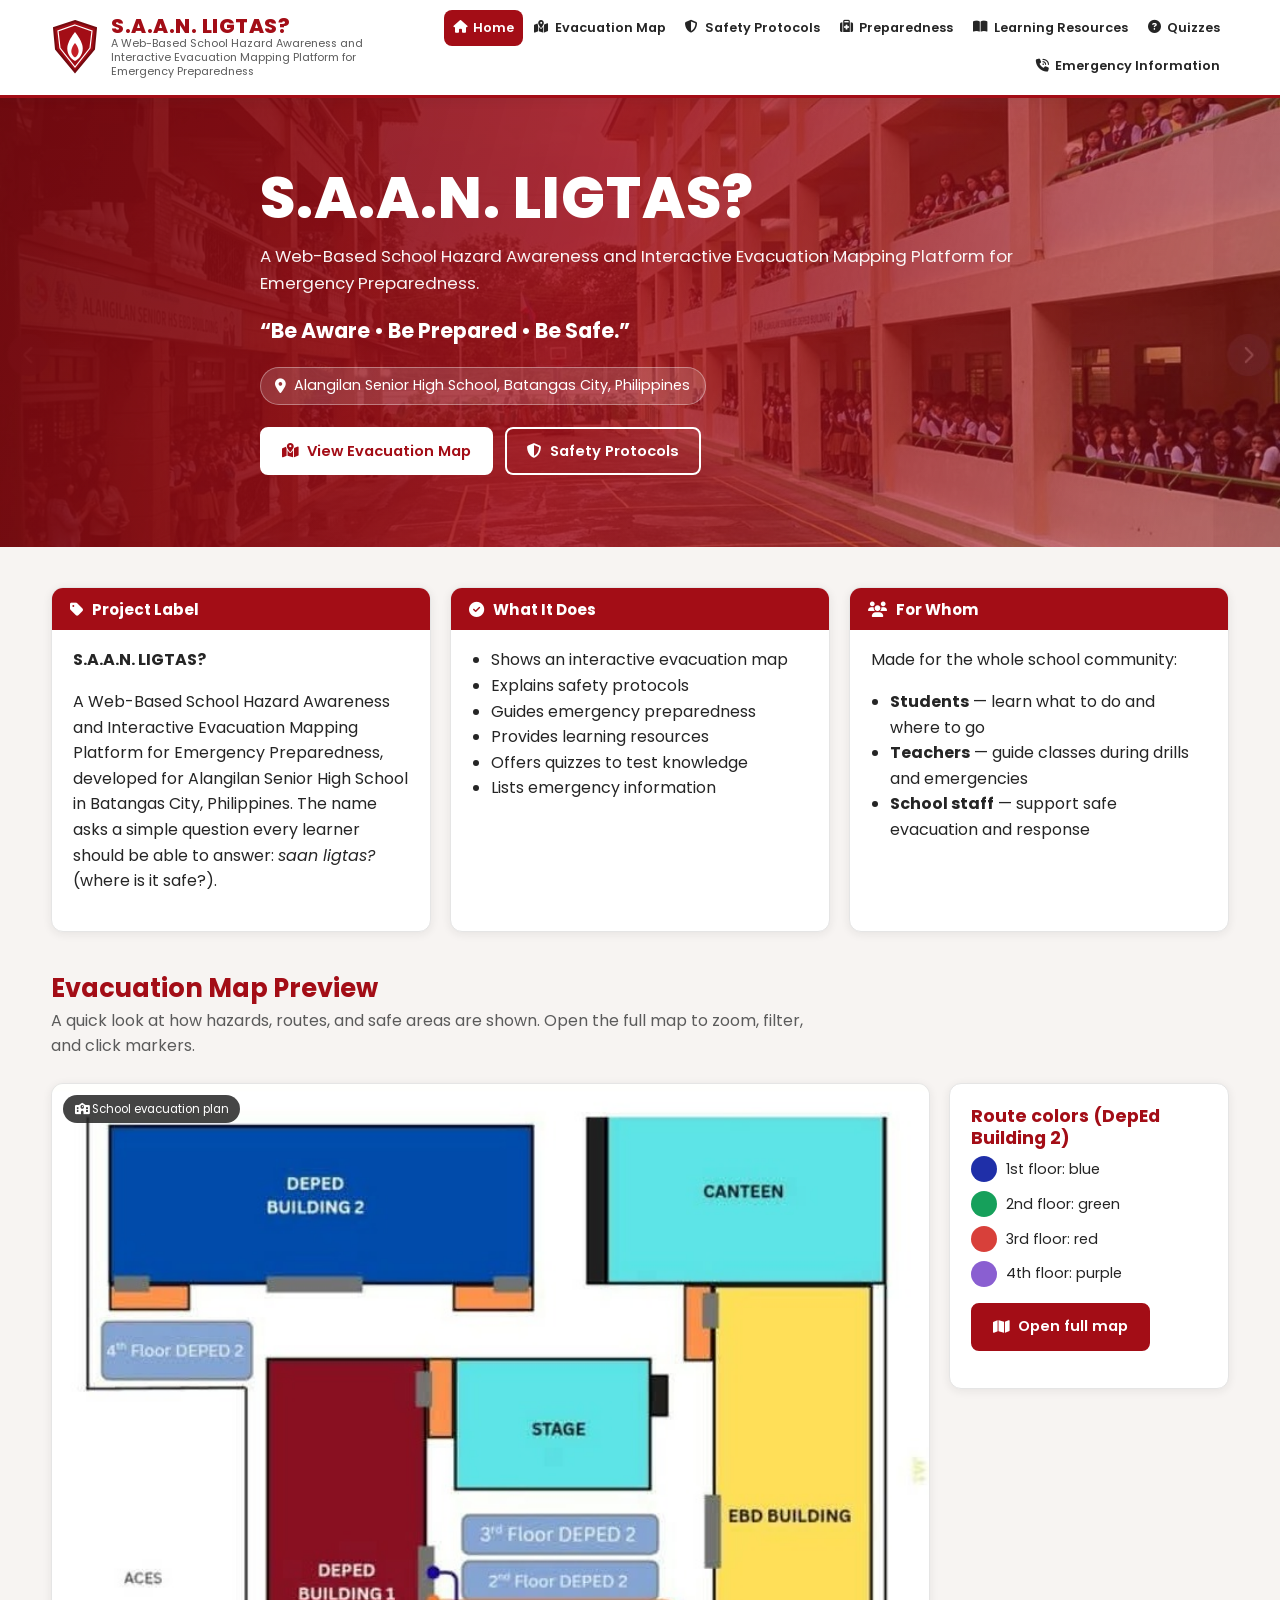
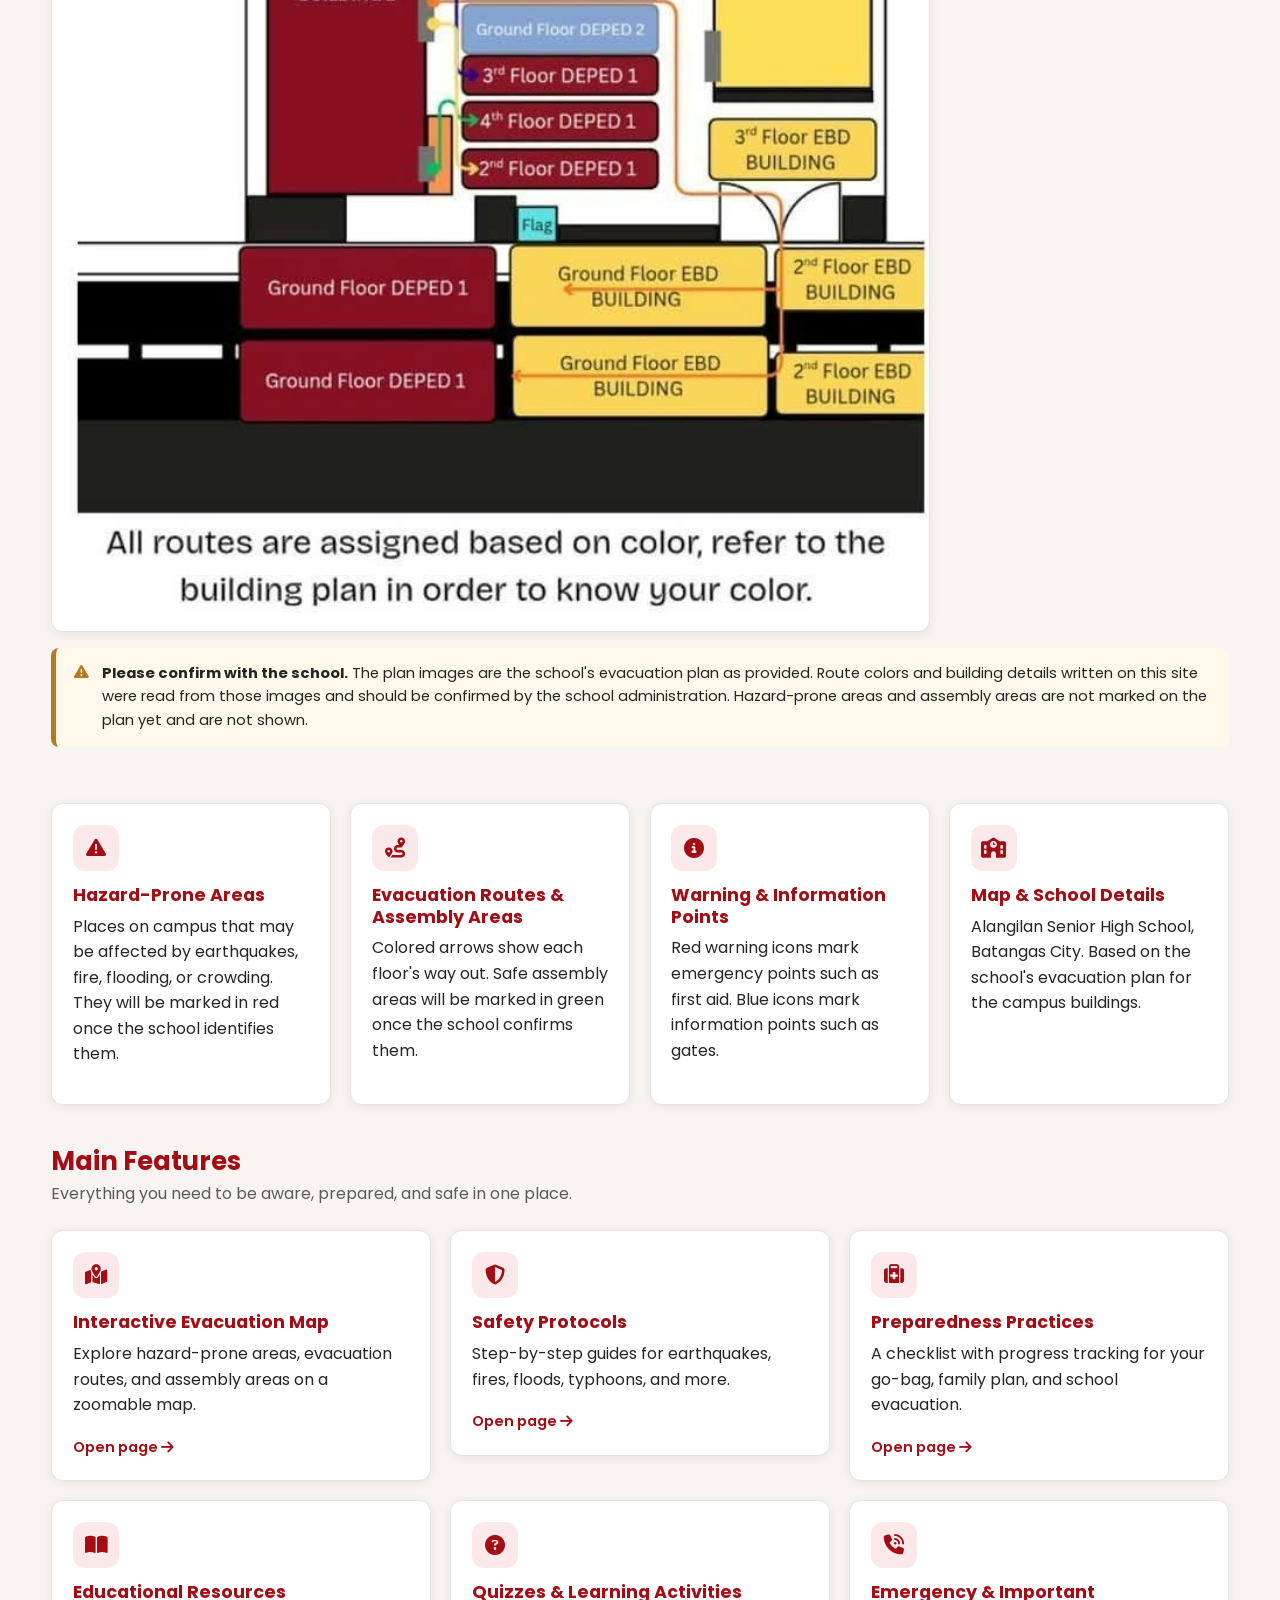
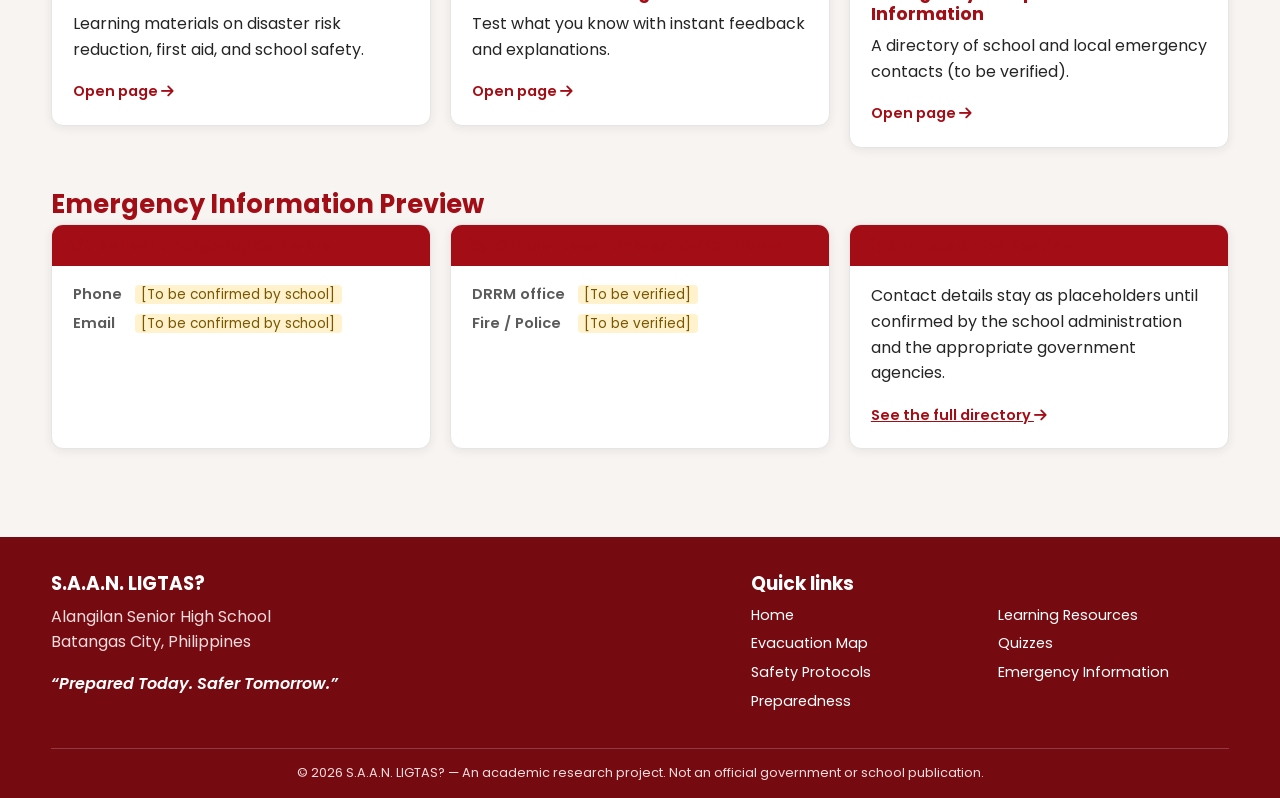
<file: sa-an-ligtas (1)/sa-an-ligtas/index.html>
<!DOCTYPE html>
<html lang="en">
<head>
  <meta charset="UTF-8">
  <meta name="viewport" content="width=device-width, initial-scale=1">
  <title>Home | S.A.A.N. LIGTAS?</title>
  <meta name="description" content="A Web-Based School Hazard Awareness and Interactive Evacuation Mapping Platform for Emergency Preparedness for Alangilan Senior High School, Batangas City, Philippines.">
  <link rel="icon" type="image/png" href="assets/images/logo.png">
  <link rel="preconnect" href="https://fonts.googleapis.com">
  <link rel="preconnect" href="https://fonts.gstatic.com" crossorigin>
  <link href="https://fonts.googleapis.com/css2?family=Poppins:wght@400;500;600;700;800&display=swap" rel="stylesheet">
  <!-- Icons: Font Awesome (CDN). If offline, the site still works; icons just won't show. -->
  <link rel="stylesheet" href="https://cdnjs.cloudflare.com/ajax/libs/font-awesome/6.5.1/css/all.min.css">
  <link rel="stylesheet" href="css/style.css">
  <link rel="stylesheet" href="css/responsive.css">
</head>
<body>
  <a class="skip-link" href="#main">Skip to main content</a>
  <!-- ===== Shared header (same on every page) ===== -->
  <header class="site-header">
    <div class="container header-inner">
      <a class="brand" href="index.html" aria-label="S.A.A.N. LIGTAS? home">
        <svg class="brand-logo" viewBox="0 0 48 56" role="img" aria-label="S.A.A.N. LIGTAS? shield logo">
<path d="M24 2 L45 9 L43 30 L24 53 L5 30 L3 9 Z" fill="#A30D16" stroke="#750A10" stroke-width="2"/>
<path d="M24 6 L41 12 L39 29 L24 48 L9 29 L7 12 Z" fill="none" stroke="#fff" stroke-width="1.2"/>
<path d="M24 13 C31 22 33 28 31 34 C29 39 26 41 24 42 C22 41 19 39 17 34 C15 28 17 22 24 13 Z" fill="#fff"/>
<path d="M24 24 C28 29 28.5 33 26.5 36 C25.5 37.5 24.7 38 24 38.5 C23.3 38 22.5 37.5 21.5 36 C19.5 33 20 29 24 24 Z" fill="#C51F27"/>
</svg>
        <span>
          <span class="brand-name">S.A.A.N. LIGTAS?</span>
          <span class="brand-sub">A Web-Based School Hazard Awareness and Interactive Evacuation Mapping Platform for Emergency Preparedness</span>
        </span>
      </a>
      <button class="nav-toggle" id="nav-toggle" aria-label="Toggle navigation menu" aria-expanded="false" aria-controls="main-nav">
        <i class="fa-solid fa-bars" aria-hidden="true"></i>
      </button>
      <nav class="main-nav" id="main-nav" aria-label="Main navigation">
        <ul>
        <li><a href="index.html" class="active" aria-current="page"><i class="fa-solid fa-house" aria-hidden="true"></i> Home</a></li>
        <li><a href="evacuation-map.html"><i class="fa-solid fa-map-location-dot" aria-hidden="true"></i> Evacuation Map</a></li>
        <li><a href="safety-protocols.html"><i class="fa-solid fa-shield-halved" aria-hidden="true"></i> Safety Protocols</a></li>
        <li><a href="preparedness.html"><i class="fa-solid fa-suitcase-medical" aria-hidden="true"></i> Preparedness</a></li>
        <li><a href="learning.html"><i class="fa-solid fa-book-open" aria-hidden="true"></i> Learning Resources</a></li>
        <li><a href="quizzes.html"><i class="fa-solid fa-circle-question" aria-hidden="true"></i> Quizzes</a></li>
        <li><a href="emergency-info.html"><i class="fa-solid fa-phone-volume" aria-hidden="true"></i> Emergency Information</a></li>
        </ul>
      </nav>
    </div>
  </header>

  <main id="main">

    <!-- ===== B. Hero banner ===== -->
    <section class="hero" aria-labelledby="hero-title">
      <div class="container hero-inner">
        <h1 id="hero-title">S.A.A.N. LIGTAS?</h1>
        <p class="subtitle">A Web-Based School Hazard Awareness and Interactive Evacuation Mapping Platform for Emergency Preparedness.</p>
        <p class="tagline">&ldquo;Be Aware &bull; Be Prepared &bull; Be Safe.&rdquo;</p>
        <div class="location"><i class="fa-solid fa-location-dot" aria-hidden="true"></i> Alangilan Senior High School, Batangas City, Philippines</div>
        <div class="hero-actions">
          <a class="btn light" href="evacuation-map.html"><i class="fa-solid fa-map-location-dot" aria-hidden="true"></i> View Evacuation Map</a>
          <a class="btn ghost-light" href="safety-protocols.html"><i class="fa-solid fa-shield-halved" aria-hidden="true"></i> Safety Protocols</a>
        </div>
      </div>
    </section>

    <!-- ===== C. Three introduction cards ===== -->
    <section class="section">
      <div class="container grid grid-3">
        <article class="card card-with-bar reveal">
          <h2 class="section-bar"><i class="fa-solid fa-tag" aria-hidden="true"></i> Project Label</h2>
          <div class="card-body">
            <p><strong>S.A.A.N. LIGTAS?</strong></p>
            <p>A Web-Based School Hazard Awareness and Interactive Evacuation Mapping Platform for Emergency Preparedness, developed for Alangilan Senior High School in Batangas City, Philippines. The name asks a simple question every learner should be able to answer: <em>saan ligtas?</em> (where is it safe?).</p>
          </div>
        </article>
        <article class="card card-with-bar reveal">
          <h2 class="section-bar"><i class="fa-solid fa-circle-check" aria-hidden="true"></i> What It Does</h2>
          <div class="card-body">
            <ul>
              <li>Shows an interactive evacuation map</li>
              <li>Explains safety protocols</li>
              <li>Guides emergency preparedness</li>
              <li>Provides learning resources</li>
              <li>Offers quizzes to test knowledge</li>
              <li>Lists emergency information</li>
            </ul>
          </div>
        </article>
        <article class="card card-with-bar reveal">
          <h2 class="section-bar"><i class="fa-solid fa-users" aria-hidden="true"></i> For Whom</h2>
          <div class="card-body">
            <p>Made for the whole school community:</p>
            <ul>
              <li><strong>Students</strong> &mdash; learn what to do and where to go</li>
              <li><strong>Teachers</strong> &mdash; guide classes during drills and emergencies</li>
              <li><strong>School staff</strong> &mdash; support safe evacuation and response</li>
            </ul>
          </div>
        </article>
      </div>
    </section>

    <!-- ===== D. Interactive evacuation map preview ===== -->
    <section class="section" style="padding-top:0" aria-labelledby="map-preview-title">
      <div class="container">
        <h2 class="section-title" id="map-preview-title">Evacuation Map Preview</h2>
        <p class="section-lead">A quick look at how hazards, routes, and safe areas are shown. Open the full map to zoom, filter, and click markers.</p>
        <div class="grid" style="grid-template-columns: 1fr 280px; align-items:start;" id="home-map-grid">
          <div class="map-preview">
            <span class="badge-sample"><i class="fa-solid fa-school" aria-hidden="true"></i> School evacuation plan</span>
            <img src="assets/images/campus-evacuation-plan.jpg" alt="School evacuation plan of the campus showing DepEd Building 1, DepEd Building 2, the EBD Building, the stage and the canteen, with colored evacuation route arrows">          </div>
          <div class="card">
            <h3>Route colors (DepEd Building 2)</h3>
            <ul class="legend">
              <li><span class="sw" style="background:#1f2fa8"></span> 1st floor: blue</li>
              <li><span class="sw" style="background:#16a05b"></span> 2nd floor: green</li>
              <li><span class="sw" style="background:#d8403a"></span> 3rd floor: red</li>
              <li><span class="sw" style="background:#8a5fd1"></span> 4th floor: purple</li>
            </ul>
            <p style="margin-top:1rem"><a class="btn" href="evacuation-map.html"><i class="fa-solid fa-map" aria-hidden="true"></i> Open full map</a></p>
          </div>
        </div>
        <div class="notice" role="note"><i class="fa-solid fa-triangle-exclamation" aria-hidden="true"></i><div><strong>Please confirm with the school.</strong> The plan images are the school's evacuation plan as provided. Route colors and building details written on this site were read from those images and should be confirmed by the school administration. Hazard-prone areas and assembly areas are not marked on the plan yet and are not shown.</div></div>
      </div>
    </section>

    <!-- ===== E. Four map information cards ===== -->
    <section class="section" style="padding-top:0">
      <div class="container grid grid-4">
        <article class="card reveal"><div class="icon-badge"><i class="fa-solid fa-triangle-exclamation" aria-hidden="true"></i></div><h3>Hazard-Prone Areas</h3><p>Places on campus that may be affected by earthquakes, fire, flooding, or crowding. They will be marked in red once the school identifies them.</p></article>
        <article class="card reveal"><div class="icon-badge"><i class="fa-solid fa-route" aria-hidden="true"></i></div><h3>Evacuation Routes &amp; Assembly Areas</h3><p>Colored arrows show each floor's way out. Safe assembly areas will be marked in green once the school confirms them.</p></article>
        <article class="card reveal"><div class="icon-badge"><i class="fa-solid fa-circle-info" aria-hidden="true"></i></div><h3>Warning &amp; Information Points</h3><p>Red warning icons mark emergency points such as first aid. Blue icons mark information points such as gates.</p></article>
        <article class="card reveal"><div class="icon-badge"><i class="fa-solid fa-school" aria-hidden="true"></i></div><h3>Map &amp; School Details</h3><p>Alangilan Senior High School, Batangas City. Based on the school's evacuation plan for the campus buildings.</p></article>
      </div>
    </section>

    <!-- ===== F. Main features ===== -->
    <section class="section" style="padding-top:0" aria-labelledby="features-title">
      <div class="container">
        <h2 class="section-title" id="features-title">Main Features</h2>
        <p class="section-lead">Everything you need to be aware, prepared, and safe in one place.</p>
        <div class="grid grid-3">
    <a class="card-link reveal" href="evacuation-map.html">
      <div class="card hoverable">
        <div class="icon-badge"><i class="fa-solid fa-map-location-dot" aria-hidden="true"></i></div>
        <h3>Interactive Evacuation Map</h3>
        <p>Explore hazard-prone areas, evacuation routes, and assembly areas on a zoomable map.</p>
        <span class="more">Open page <i class="fa-solid fa-arrow-right" aria-hidden="true"></i></span>
      </div>
    </a>
    <a class="card-link reveal" href="safety-protocols.html">
      <div class="card hoverable">
        <div class="icon-badge"><i class="fa-solid fa-shield-halved" aria-hidden="true"></i></div>
        <h3>Safety Protocols</h3>
        <p>Step-by-step guides for earthquakes, fires, floods, typhoons, and more.</p>
        <span class="more">Open page <i class="fa-solid fa-arrow-right" aria-hidden="true"></i></span>
      </div>
    </a>
    <a class="card-link reveal" href="preparedness.html">
      <div class="card hoverable">
        <div class="icon-badge"><i class="fa-solid fa-suitcase-medical" aria-hidden="true"></i></div>
        <h3>Preparedness Practices</h3>
        <p>A checklist with progress tracking for your go-bag, family plan, and school evacuation.</p>
        <span class="more">Open page <i class="fa-solid fa-arrow-right" aria-hidden="true"></i></span>
      </div>
    </a>
    <a class="card-link reveal" href="learning.html">
      <div class="card hoverable">
        <div class="icon-badge"><i class="fa-solid fa-book-open" aria-hidden="true"></i></div>
        <h3>Educational Resources</h3>
        <p>Learning materials on disaster risk reduction, first aid, and school safety.</p>
        <span class="more">Open page <i class="fa-solid fa-arrow-right" aria-hidden="true"></i></span>
      </div>
    </a>
    <a class="card-link reveal" href="quizzes.html">
      <div class="card hoverable">
        <div class="icon-badge"><i class="fa-solid fa-circle-question" aria-hidden="true"></i></div>
        <h3>Quizzes &amp; Learning Activities</h3>
        <p>Test what you know with instant feedback and explanations.</p>
        <span class="more">Open page <i class="fa-solid fa-arrow-right" aria-hidden="true"></i></span>
      </div>
    </a>
    <a class="card-link reveal" href="emergency-info.html">
      <div class="card hoverable">
        <div class="icon-badge"><i class="fa-solid fa-phone-volume" aria-hidden="true"></i></div>
        <h3>Emergency &amp; Important Information</h3>
        <p>A directory of school and local emergency contacts (to be verified).</p>
        <span class="more">Open page <i class="fa-solid fa-arrow-right" aria-hidden="true"></i></span>
      </div>
    </a>
        </div>
      </div>
    </section>

    <!-- ===== G. Emergency information preview ===== -->
    <section class="section" style="padding-top:0" aria-labelledby="em-title">
      <div class="container">
        <h2 class="section-title" id="em-title">Emergency Information Preview</h2>
        <div class="grid grid-3">
          <article class="card card-with-bar contact-card reveal">
            <h3 class="section-bar"><i class="fa-solid fa-school" aria-hidden="true"></i> School Emergency Contacts</h3>
            <div class="card-body">
              <dl><dt>Phone</dt><dd><span class="placeholder-val">[To be confirmed by school]</span></dd>
              <dt>Email</dt><dd><span class="placeholder-val">[To be confirmed by school]</span></dd></dl>
            </div>
          </article>
          <article class="card card-with-bar contact-card reveal">
            <h3 class="section-bar"><i class="fa-solid fa-building-shield" aria-hidden="true"></i> Official Local Emergency Contacts</h3>
            <div class="card-body">
              <dl><dt>DRRM office</dt><dd><span class="placeholder-val">[To be verified]</span></dd>
              <dt>Fire / Police</dt><dd><span class="placeholder-val">[To be verified]</span></dd></dl>
            </div>
          </article>
          <article class="card card-with-bar reveal">
            <h3 class="section-bar"><i class="fa-solid fa-clipboard-check" aria-hidden="true"></i> Sources &amp; Verification</h3>
            <div class="card-body">
              <p>Contact details stay as placeholders until confirmed by the school administration and the appropriate government agencies.</p>
              <a class="more" href="emergency-info.html">See the full directory <i class="fa-solid fa-arrow-right" aria-hidden="true"></i></a>
            </div>
          </article>
        </div>
      </div>
    </section>
  </main>

  <!-- ===== Shared footer (same on every page) ===== -->
  <footer class="site-footer">
    <div class="container footer-grid">
      <div>
        <h3>S.A.A.N. LIGTAS?</h3>
        <p>Alangilan Senior High School<br>Batangas City, Philippines</p>
        <p class="footer-tagline">&ldquo;Prepared Today. Safer Tomorrow.&rdquo;</p>
      </div>
      <div>
        <h3>Quick links</h3>
        <ul class="footer-links">
        <li><a href="index.html">Home</a></li>
        <li><a href="evacuation-map.html">Evacuation Map</a></li>
        <li><a href="safety-protocols.html">Safety Protocols</a></li>
        <li><a href="preparedness.html">Preparedness</a></li>
        <li><a href="learning.html">Learning Resources</a></li>
        <li><a href="quizzes.html">Quizzes</a></li>
        <li><a href="emergency-info.html">Emergency Information</a></li>
        </ul>
      </div>
    </div>
    <div class="footer-bottom container">
      &copy; <span id="year">2026</span> S.A.A.N. LIGTAS? &mdash; An academic research project. Not an official government or school publication.
    </div>
  </footer>

  <button class="back-to-top" id="back-to-top" aria-label="Back to top"><i class="fa-solid fa-arrow-up" aria-hidden="true"></i></button>
  <script>document.getElementById("year").textContent = new Date().getFullYear();</script>
  <script src="js/main.js"></script>
</body>
</html>
</file>
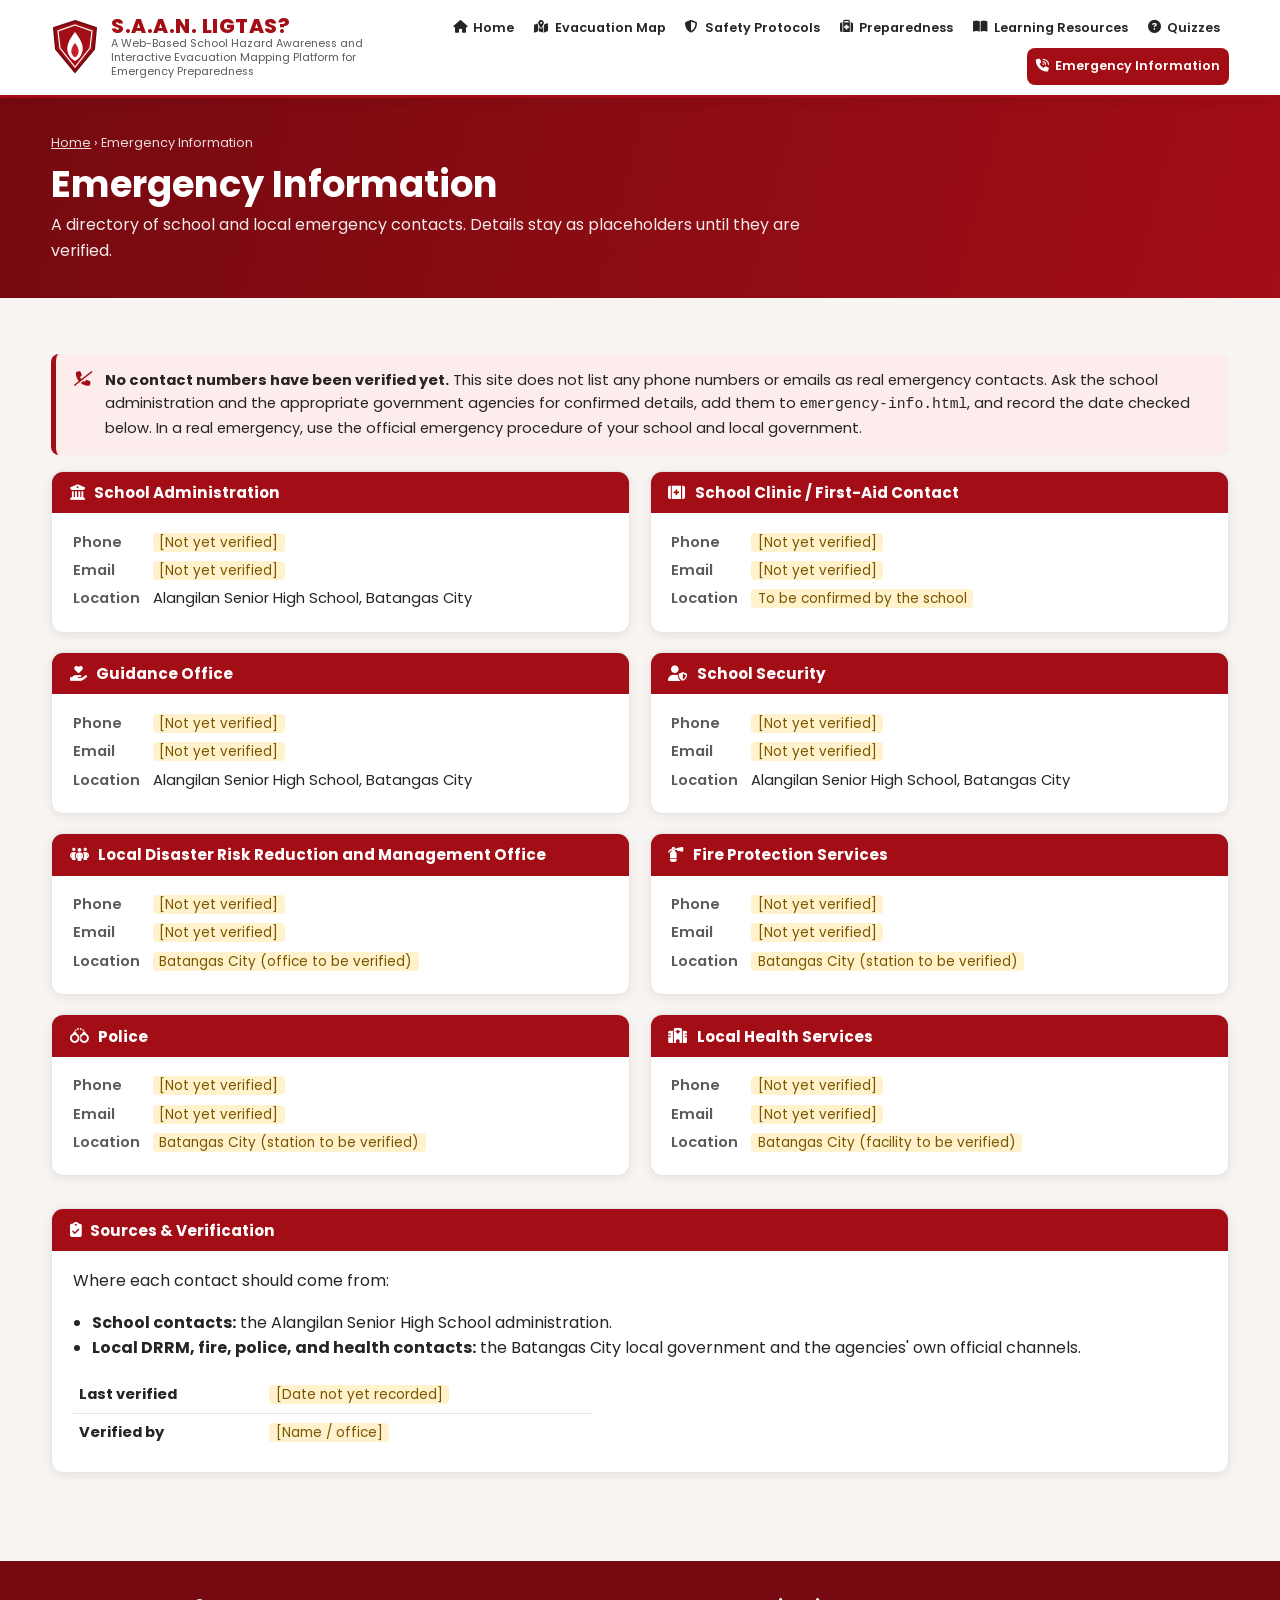
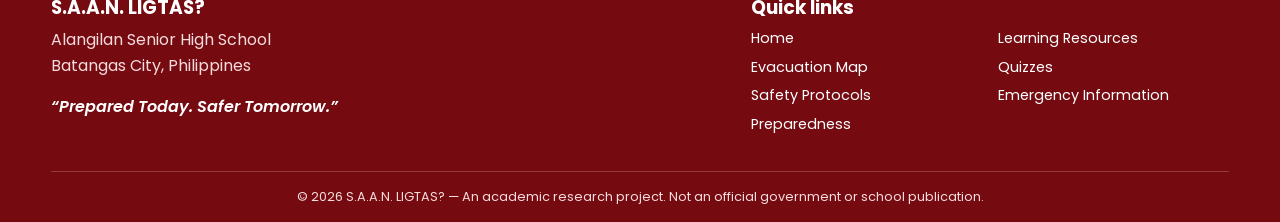
<file: sa-an-ligtas (1)/sa-an-ligtas/emergency-info.html>
<!DOCTYPE html>
<html lang="en">
<head>
  <meta charset="UTF-8">
  <meta name="viewport" content="width=device-width, initial-scale=1">
  <title>Emergency Information | S.A.A.N. LIGTAS?</title>
  <meta name="description" content="A Web-Based School Hazard Awareness and Interactive Evacuation Mapping Platform for Emergency Preparedness for Alangilan Senior High School, Batangas City, Philippines.">
  <link rel="icon" type="image/png" href="assets/images/logo.png">
  <link rel="preconnect" href="https://fonts.googleapis.com">
  <link rel="preconnect" href="https://fonts.gstatic.com" crossorigin>
  <link href="https://fonts.googleapis.com/css2?family=Poppins:wght@400;500;600;700;800&display=swap" rel="stylesheet">
  <!-- Icons: Font Awesome (CDN). If offline, the site still works; icons just won't show. -->
  <link rel="stylesheet" href="https://cdnjs.cloudflare.com/ajax/libs/font-awesome/6.5.1/css/all.min.css">
  <link rel="stylesheet" href="css/style.css">
  <link rel="stylesheet" href="css/responsive.css">
</head>
<body>
  <a class="skip-link" href="#main">Skip to main content</a>
  <!-- ===== Shared header (same on every page) ===== -->
  <header class="site-header">
    <div class="container header-inner">
      <a class="brand" href="index.html" aria-label="S.A.A.N. LIGTAS? home">
        <svg class="brand-logo" viewBox="0 0 48 56" role="img" aria-label="S.A.A.N. LIGTAS? shield logo">
<path d="M24 2 L45 9 L43 30 L24 53 L5 30 L3 9 Z" fill="#A30D16" stroke="#750A10" stroke-width="2"/>
<path d="M24 6 L41 12 L39 29 L24 48 L9 29 L7 12 Z" fill="none" stroke="#fff" stroke-width="1.2"/>
<path d="M24 13 C31 22 33 28 31 34 C29 39 26 41 24 42 C22 41 19 39 17 34 C15 28 17 22 24 13 Z" fill="#fff"/>
<path d="M24 24 C28 29 28.5 33 26.5 36 C25.5 37.5 24.7 38 24 38.5 C23.3 38 22.5 37.5 21.5 36 C19.5 33 20 29 24 24 Z" fill="#C51F27"/>
</svg>
        <span>
          <span class="brand-name">S.A.A.N. LIGTAS?</span>
          <span class="brand-sub">A Web-Based School Hazard Awareness and Interactive Evacuation Mapping Platform for Emergency Preparedness</span>
        </span>
      </a>
      <button class="nav-toggle" id="nav-toggle" aria-label="Toggle navigation menu" aria-expanded="false" aria-controls="main-nav">
        <i class="fa-solid fa-bars" aria-hidden="true"></i>
      </button>
      <nav class="main-nav" id="main-nav" aria-label="Main navigation">
        <ul>
        <li><a href="index.html"><i class="fa-solid fa-house" aria-hidden="true"></i> Home</a></li>
        <li><a href="evacuation-map.html"><i class="fa-solid fa-map-location-dot" aria-hidden="true"></i> Evacuation Map</a></li>
        <li><a href="safety-protocols.html"><i class="fa-solid fa-shield-halved" aria-hidden="true"></i> Safety Protocols</a></li>
        <li><a href="preparedness.html"><i class="fa-solid fa-suitcase-medical" aria-hidden="true"></i> Preparedness</a></li>
        <li><a href="learning.html"><i class="fa-solid fa-book-open" aria-hidden="true"></i> Learning Resources</a></li>
        <li><a href="quizzes.html"><i class="fa-solid fa-circle-question" aria-hidden="true"></i> Quizzes</a></li>
        <li><a href="emergency-info.html" class="active" aria-current="page"><i class="fa-solid fa-phone-volume" aria-hidden="true"></i> Emergency Information</a></li>
        </ul>
      </nav>
    </div>
  </header>

  <div class="page-header">
    <div class="container">
      <div class="breadcrumb"><a href="index.html">Home</a> &rsaquo; Emergency Information</div>
      <h1>Emergency Information</h1>
      <p>A directory of school and local emergency contacts. Details stay as placeholders until they are verified.</p>
    </div>
  </div>

  <main id="main" class="section">
    <div class="container">
      <div class="notice danger" role="alert"><i class="fa-solid fa-phone-slash" aria-hidden="true"></i>
        <div><strong>No contact numbers have been verified yet.</strong> This site does not list any phone numbers or emails as real emergency contacts. Ask the school administration and the appropriate government agencies for confirmed details, add them to <code>emergency-info.html</code>, and record the date checked below. In a real emergency, use the official emergency procedure of your school and local government.</div></div>
      <div class="grid grid-2">
        <article class="card card-with-bar contact-card reveal">
          <h2 class="section-bar" style="font-size:.95rem"><i class="fa-solid fa-building-columns" aria-hidden="true"></i> School Administration</h2>
          <div class="card-body">
            <dl>
              <dt>Phone</dt><dd><span class="placeholder-val">[Not yet verified]</span></dd>
              <dt>Email</dt><dd><span class="placeholder-val">[Not yet verified]</span></dd>
              <dt>Location</dt><dd>Alangilan Senior High School, Batangas City</dd>
            </dl>
            <!-- WHEN VERIFIED, replace the placeholders above with links, for example:
                 Phone: <a href="tel:+63XXXXXXXXXX">+63 XXX XXX XXXX</a>
                 Email: <a href="mailto:name@example.com">name@example.com</a>
                 Only use numbers and addresses confirmed by the school or the agency. -->
          </div>
        </article>
        <article class="card card-with-bar contact-card reveal">
          <h2 class="section-bar" style="font-size:.95rem"><i class="fa-solid fa-kit-medical" aria-hidden="true"></i> School Clinic / First-Aid Contact</h2>
          <div class="card-body">
            <dl>
              <dt>Phone</dt><dd><span class="placeholder-val">[Not yet verified]</span></dd>
              <dt>Email</dt><dd><span class="placeholder-val">[Not yet verified]</span></dd>
              <dt>Location</dt><dd><span class="placeholder-val">To be confirmed by the school</span></dd>
            </dl>
            <!-- WHEN VERIFIED, replace the placeholders above with links, for example:
                 Phone: <a href="tel:+63XXXXXXXXXX">+63 XXX XXX XXXX</a>
                 Email: <a href="mailto:name@example.com">name@example.com</a>
                 Only use numbers and addresses confirmed by the school or the agency. -->
          </div>
        </article>
        <article class="card card-with-bar contact-card reveal">
          <h2 class="section-bar" style="font-size:.95rem"><i class="fa-solid fa-hand-holding-heart" aria-hidden="true"></i> Guidance Office</h2>
          <div class="card-body">
            <dl>
              <dt>Phone</dt><dd><span class="placeholder-val">[Not yet verified]</span></dd>
              <dt>Email</dt><dd><span class="placeholder-val">[Not yet verified]</span></dd>
              <dt>Location</dt><dd>Alangilan Senior High School, Batangas City</dd>
            </dl>
            <!-- WHEN VERIFIED, replace the placeholders above with links, for example:
                 Phone: <a href="tel:+63XXXXXXXXXX">+63 XXX XXX XXXX</a>
                 Email: <a href="mailto:name@example.com">name@example.com</a>
                 Only use numbers and addresses confirmed by the school or the agency. -->
          </div>
        </article>
        <article class="card card-with-bar contact-card reveal">
          <h2 class="section-bar" style="font-size:.95rem"><i class="fa-solid fa-user-shield" aria-hidden="true"></i> School Security</h2>
          <div class="card-body">
            <dl>
              <dt>Phone</dt><dd><span class="placeholder-val">[Not yet verified]</span></dd>
              <dt>Email</dt><dd><span class="placeholder-val">[Not yet verified]</span></dd>
              <dt>Location</dt><dd>Alangilan Senior High School, Batangas City</dd>
            </dl>
            <!-- WHEN VERIFIED, replace the placeholders above with links, for example:
                 Phone: <a href="tel:+63XXXXXXXXXX">+63 XXX XXX XXXX</a>
                 Email: <a href="mailto:name@example.com">name@example.com</a>
                 Only use numbers and addresses confirmed by the school or the agency. -->
          </div>
        </article>
        <article class="card card-with-bar contact-card reveal">
          <h2 class="section-bar" style="font-size:.95rem"><i class="fa-solid fa-people-group" aria-hidden="true"></i> Local Disaster Risk Reduction and Management Office</h2>
          <div class="card-body">
            <dl>
              <dt>Phone</dt><dd><span class="placeholder-val">[Not yet verified]</span></dd>
              <dt>Email</dt><dd><span class="placeholder-val">[Not yet verified]</span></dd>
              <dt>Location</dt><dd><span class="placeholder-val">Batangas City (office to be verified)</span></dd>
            </dl>
            <!-- WHEN VERIFIED, replace the placeholders above with links, for example:
                 Phone: <a href="tel:+63XXXXXXXXXX">+63 XXX XXX XXXX</a>
                 Email: <a href="mailto:name@example.com">name@example.com</a>
                 Only use numbers and addresses confirmed by the school or the agency. -->
          </div>
        </article>
        <article class="card card-with-bar contact-card reveal">
          <h2 class="section-bar" style="font-size:.95rem"><i class="fa-solid fa-fire-extinguisher" aria-hidden="true"></i> Fire Protection Services</h2>
          <div class="card-body">
            <dl>
              <dt>Phone</dt><dd><span class="placeholder-val">[Not yet verified]</span></dd>
              <dt>Email</dt><dd><span class="placeholder-val">[Not yet verified]</span></dd>
              <dt>Location</dt><dd><span class="placeholder-val">Batangas City (station to be verified)</span></dd>
            </dl>
            <!-- WHEN VERIFIED, replace the placeholders above with links, for example:
                 Phone: <a href="tel:+63XXXXXXXXXX">+63 XXX XXX XXXX</a>
                 Email: <a href="mailto:name@example.com">name@example.com</a>
                 Only use numbers and addresses confirmed by the school or the agency. -->
          </div>
        </article>
        <article class="card card-with-bar contact-card reveal">
          <h2 class="section-bar" style="font-size:.95rem"><i class="fa-solid fa-handcuffs" aria-hidden="true"></i> Police</h2>
          <div class="card-body">
            <dl>
              <dt>Phone</dt><dd><span class="placeholder-val">[Not yet verified]</span></dd>
              <dt>Email</dt><dd><span class="placeholder-val">[Not yet verified]</span></dd>
              <dt>Location</dt><dd><span class="placeholder-val">Batangas City (station to be verified)</span></dd>
            </dl>
            <!-- WHEN VERIFIED, replace the placeholders above with links, for example:
                 Phone: <a href="tel:+63XXXXXXXXXX">+63 XXX XXX XXXX</a>
                 Email: <a href="mailto:name@example.com">name@example.com</a>
                 Only use numbers and addresses confirmed by the school or the agency. -->
          </div>
        </article>
        <article class="card card-with-bar contact-card reveal">
          <h2 class="section-bar" style="font-size:.95rem"><i class="fa-solid fa-hospital" aria-hidden="true"></i> Local Health Services</h2>
          <div class="card-body">
            <dl>
              <dt>Phone</dt><dd><span class="placeholder-val">[Not yet verified]</span></dd>
              <dt>Email</dt><dd><span class="placeholder-val">[Not yet verified]</span></dd>
              <dt>Location</dt><dd><span class="placeholder-val">Batangas City (facility to be verified)</span></dd>
            </dl>
            <!-- WHEN VERIFIED, replace the placeholders above with links, for example:
                 Phone: <a href="tel:+63XXXXXXXXXX">+63 XXX XXX XXXX</a>
                 Email: <a href="mailto:name@example.com">name@example.com</a>
                 Only use numbers and addresses confirmed by the school or the agency. -->
          </div>
        </article>
      </div>

      <section class="card card-with-bar" style="margin-top:2rem" aria-labelledby="src-title">
        <h2 class="section-bar" id="src-title"><i class="fa-solid fa-clipboard-check" aria-hidden="true"></i> Sources &amp; Verification</h2>
        <div class="card-body">
          <p>Where each contact should come from:</p>
          <ul>
            <li><strong>School contacts:</strong> the Alangilan Senior High School administration.</li>
            <li><strong>Local DRRM, fire, police, and health contacts:</strong> the Batangas City local government and the agencies' own official channels.</li>
          </ul>
          <table style="border-collapse:collapse;width:100%;max-width:520px;font-size:.92rem">
            <tr><th style="text-align:left;padding:.4rem;border-bottom:1px solid var(--gray)">Last verified</th><td style="padding:.4rem;border-bottom:1px solid var(--gray)"><span class="placeholder-val">[Date not yet recorded]</span></td></tr>
            <tr><th style="text-align:left;padding:.4rem">Verified by</th><td style="padding:.4rem"><span class="placeholder-val">[Name / office]</span></td></tr>
          </table>
        </div>
      </section>
    </div>
  </main>

  <!-- ===== Shared footer (same on every page) ===== -->
  <footer class="site-footer">
    <div class="container footer-grid">
      <div>
        <h3>S.A.A.N. LIGTAS?</h3>
        <p>Alangilan Senior High School<br>Batangas City, Philippines</p>
        <p class="footer-tagline">&ldquo;Prepared Today. Safer Tomorrow.&rdquo;</p>
      </div>
      <div>
        <h3>Quick links</h3>
        <ul class="footer-links">
        <li><a href="index.html">Home</a></li>
        <li><a href="evacuation-map.html">Evacuation Map</a></li>
        <li><a href="safety-protocols.html">Safety Protocols</a></li>
        <li><a href="preparedness.html">Preparedness</a></li>
        <li><a href="learning.html">Learning Resources</a></li>
        <li><a href="quizzes.html">Quizzes</a></li>
        <li><a href="emergency-info.html">Emergency Information</a></li>
        </ul>
      </div>
    </div>
    <div class="footer-bottom container">
      &copy; <span id="year">2026</span> S.A.A.N. LIGTAS? &mdash; An academic research project. Not an official government or school publication.
    </div>
  </footer>

  <button class="back-to-top" id="back-to-top" aria-label="Back to top"><i class="fa-solid fa-arrow-up" aria-hidden="true"></i></button>
  <script>document.getElementById("year").textContent = new Date().getFullYear();</script>
  <script src="js/main.js"></script>
</body>
</html>
</file>
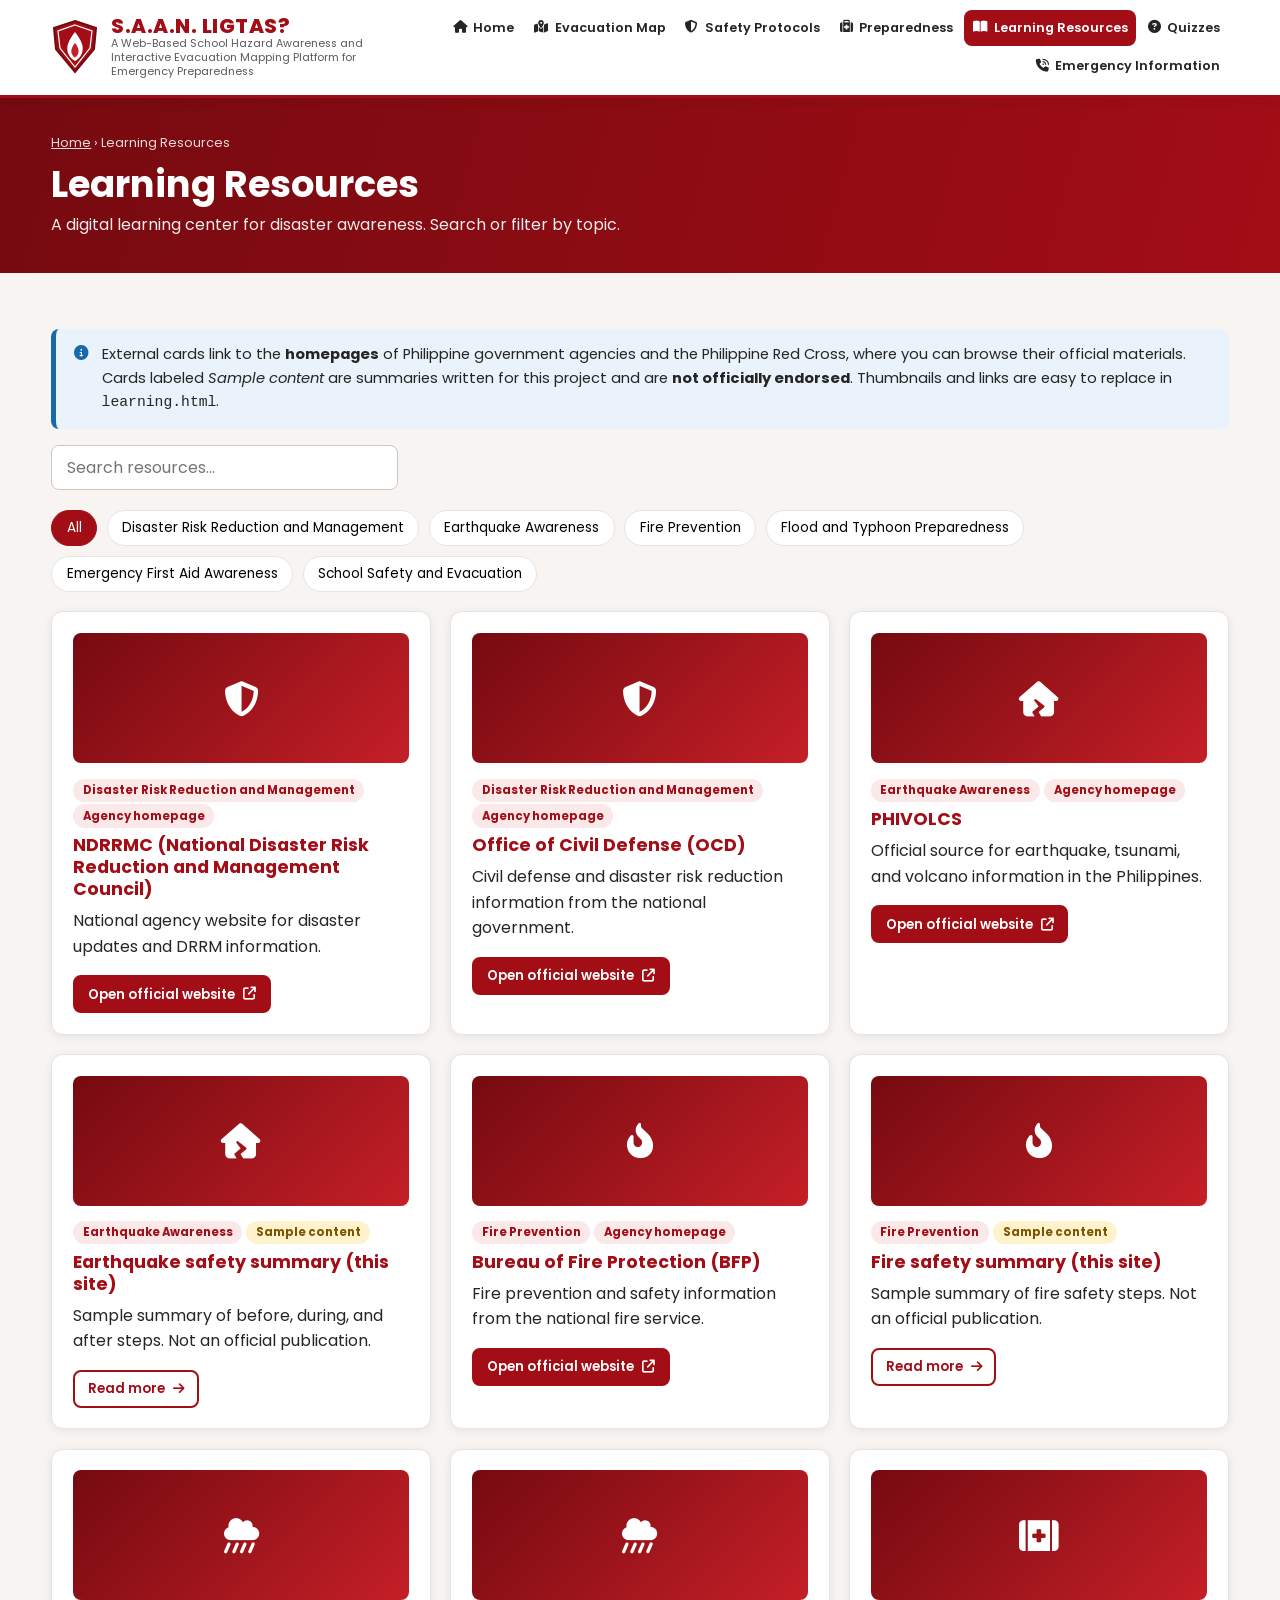
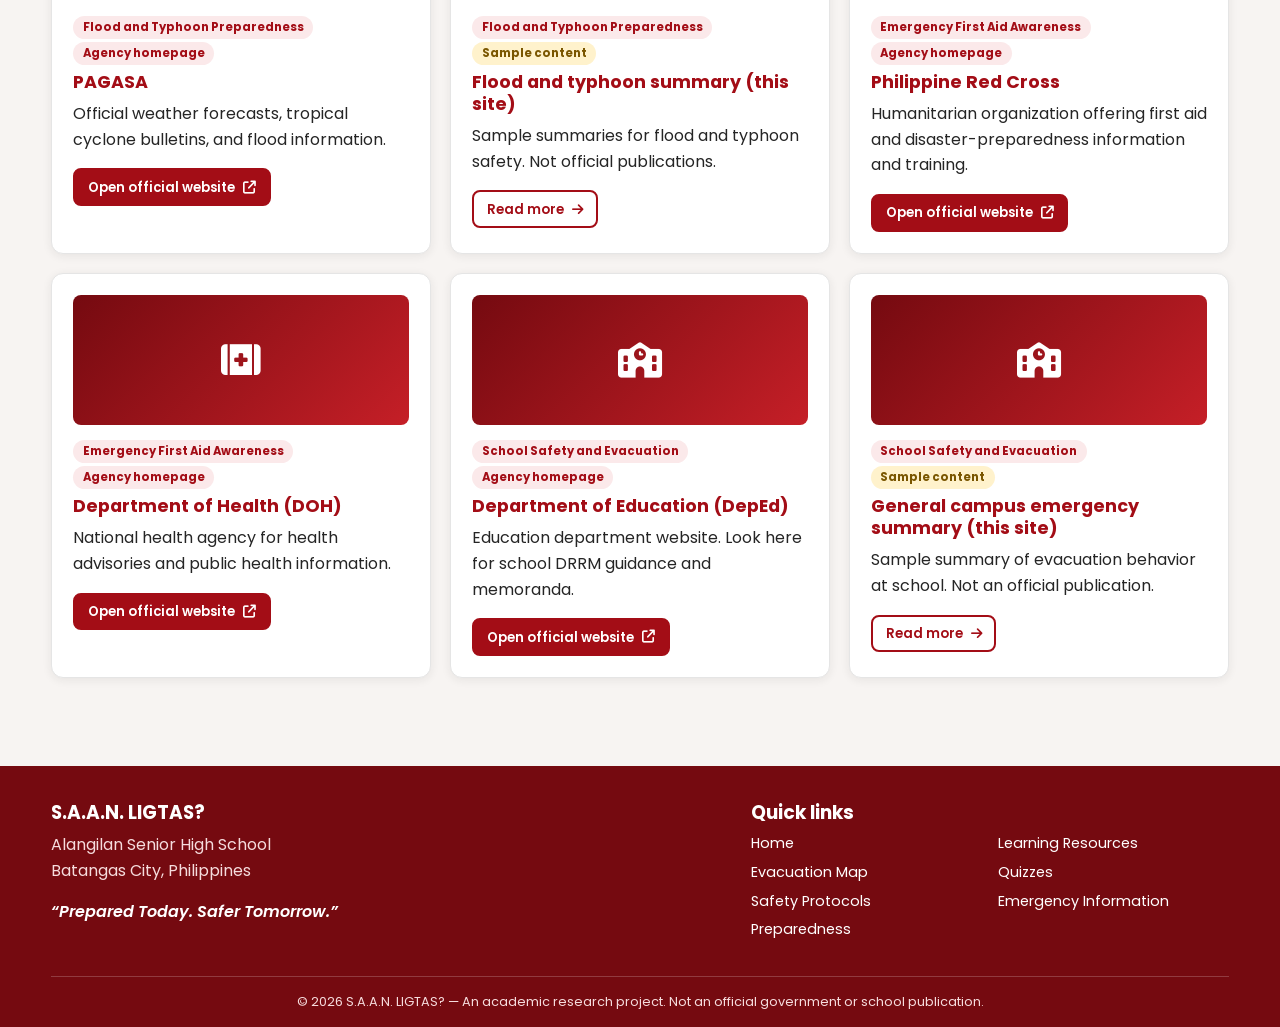
<file: sa-an-ligtas (1)/sa-an-ligtas/learning.html>
<!DOCTYPE html>
<html lang="en">
<head>
  <meta charset="UTF-8">
  <meta name="viewport" content="width=device-width, initial-scale=1">
  <title>Learning Resources | S.A.A.N. LIGTAS?</title>
  <meta name="description" content="A Web-Based School Hazard Awareness and Interactive Evacuation Mapping Platform for Emergency Preparedness for Alangilan Senior High School, Batangas City, Philippines.">
  <link rel="icon" type="image/png" href="assets/images/logo.png">
  <link rel="preconnect" href="https://fonts.googleapis.com">
  <link rel="preconnect" href="https://fonts.gstatic.com" crossorigin>
  <link href="https://fonts.googleapis.com/css2?family=Poppins:wght@400;500;600;700;800&display=swap" rel="stylesheet">
  <!-- Icons: Font Awesome (CDN). If offline, the site still works; icons just won't show. -->
  <link rel="stylesheet" href="https://cdnjs.cloudflare.com/ajax/libs/font-awesome/6.5.1/css/all.min.css">
  <link rel="stylesheet" href="css/style.css">
  <link rel="stylesheet" href="css/responsive.css">
</head>
<body>
  <a class="skip-link" href="#main">Skip to main content</a>
  <!-- ===== Shared header (same on every page) ===== -->
  <header class="site-header">
    <div class="container header-inner">
      <a class="brand" href="index.html" aria-label="S.A.A.N. LIGTAS? home">
        <svg class="brand-logo" viewBox="0 0 48 56" role="img" aria-label="S.A.A.N. LIGTAS? shield logo">
<path d="M24 2 L45 9 L43 30 L24 53 L5 30 L3 9 Z" fill="#A30D16" stroke="#750A10" stroke-width="2"/>
<path d="M24 6 L41 12 L39 29 L24 48 L9 29 L7 12 Z" fill="none" stroke="#fff" stroke-width="1.2"/>
<path d="M24 13 C31 22 33 28 31 34 C29 39 26 41 24 42 C22 41 19 39 17 34 C15 28 17 22 24 13 Z" fill="#fff"/>
<path d="M24 24 C28 29 28.5 33 26.5 36 C25.5 37.5 24.7 38 24 38.5 C23.3 38 22.5 37.5 21.5 36 C19.5 33 20 29 24 24 Z" fill="#C51F27"/>
</svg>
        <span>
          <span class="brand-name">S.A.A.N. LIGTAS?</span>
          <span class="brand-sub">A Web-Based School Hazard Awareness and Interactive Evacuation Mapping Platform for Emergency Preparedness</span>
        </span>
      </a>
      <button class="nav-toggle" id="nav-toggle" aria-label="Toggle navigation menu" aria-expanded="false" aria-controls="main-nav">
        <i class="fa-solid fa-bars" aria-hidden="true"></i>
      </button>
      <nav class="main-nav" id="main-nav" aria-label="Main navigation">
        <ul>
        <li><a href="index.html"><i class="fa-solid fa-house" aria-hidden="true"></i> Home</a></li>
        <li><a href="evacuation-map.html"><i class="fa-solid fa-map-location-dot" aria-hidden="true"></i> Evacuation Map</a></li>
        <li><a href="safety-protocols.html"><i class="fa-solid fa-shield-halved" aria-hidden="true"></i> Safety Protocols</a></li>
        <li><a href="preparedness.html"><i class="fa-solid fa-suitcase-medical" aria-hidden="true"></i> Preparedness</a></li>
        <li><a href="learning.html" class="active" aria-current="page"><i class="fa-solid fa-book-open" aria-hidden="true"></i> Learning Resources</a></li>
        <li><a href="quizzes.html"><i class="fa-solid fa-circle-question" aria-hidden="true"></i> Quizzes</a></li>
        <li><a href="emergency-info.html"><i class="fa-solid fa-phone-volume" aria-hidden="true"></i> Emergency Information</a></li>
        </ul>
      </nav>
    </div>
  </header>

  <div class="page-header">
    <div class="container">
      <div class="breadcrumb"><a href="index.html">Home</a> &rsaquo; Learning Resources</div>
      <h1>Learning Resources</h1>
      <p>A digital learning center for disaster awareness. Search or filter by topic.</p>
    </div>
  </div>

  <main id="main" class="section">
    <div class="container">
      <div class="notice info" role="note"><i class="fa-solid fa-circle-info" aria-hidden="true"></i>
        <div>External cards link to the <strong>homepages</strong> of Philippine government agencies and the Philippine Red Cross, where you can browse their official materials. Cards labeled <em>Sample content</em> are summaries written for this project and are <strong>not officially endorsed</strong>. Thumbnails and links are easy to replace in <code>learning.html</code>.</div></div>
      <div class="filter-bar no-print">
        <label class="visually-hidden" for="resource-search">Search learning resources</label>
        <input type="search" id="resource-search" placeholder="Search resources&hellip;">
      </div>
      <div class="filter-bar no-print" role="group" aria-label="Filter by category"><button class="chip active" data-category="all" type="button">All</button><button class="chip" data-category="drrm" type="button">Disaster Risk Reduction and Management</button><button class="chip" data-category="earthquake" type="button">Earthquake Awareness</button><button class="chip" data-category="fire" type="button">Fire Prevention</button><button class="chip" data-category="flood" type="button">Flood and Typhoon Preparedness</button><button class="chip" data-category="firstaid" type="button">Emergency First Aid Awareness</button><button class="chip" data-category="school" type="button">School Safety and Evacuation</button></div>
      <div class="grid grid-3" id="resource-grid">
        <article class="card resource-card reveal" data-category="drrm">
          <div class="resource-thumb" role="img" aria-label="Disaster Risk Reduction and Management thumbnail placeholder (replaceable)"><i class="fa-solid fa-shield-halved" aria-hidden="true"></i></div>
          <p style="margin-bottom:.4rem"><span class="tag">Disaster Risk Reduction and Management</span> <span class="tag">Agency homepage</span></p>
          <h3>NDRRMC (National Disaster Risk Reduction and Management Council)</h3>
          <p>National agency website for disaster updates and DRRM information.</p>
          <a class="btn small" href="https://ndrrmc.gov.ph/" target="_blank" rel="noopener noreferrer">Open official website <i class="fa-solid fa-arrow-up-right-from-square" aria-hidden="true"></i></a>
        </article>
        <article class="card resource-card reveal" data-category="drrm">
          <div class="resource-thumb" role="img" aria-label="Disaster Risk Reduction and Management thumbnail placeholder (replaceable)"><i class="fa-solid fa-shield-halved" aria-hidden="true"></i></div>
          <p style="margin-bottom:.4rem"><span class="tag">Disaster Risk Reduction and Management</span> <span class="tag">Agency homepage</span></p>
          <h3>Office of Civil Defense (OCD)</h3>
          <p>Civil defense and disaster risk reduction information from the national government.</p>
          <a class="btn small" href="https://www.ocd.gov.ph/" target="_blank" rel="noopener noreferrer">Open official website <i class="fa-solid fa-arrow-up-right-from-square" aria-hidden="true"></i></a>
        </article>
        <article class="card resource-card reveal" data-category="earthquake">
          <div class="resource-thumb" role="img" aria-label="Earthquake Awareness thumbnail placeholder (replaceable)"><i class="fa-solid fa-house-crack" aria-hidden="true"></i></div>
          <p style="margin-bottom:.4rem"><span class="tag">Earthquake Awareness</span> <span class="tag">Agency homepage</span></p>
          <h3>PHIVOLCS</h3>
          <p>Official source for earthquake, tsunami, and volcano information in the Philippines.</p>
          <a class="btn small" href="https://www.phivolcs.dost.gov.ph/" target="_blank" rel="noopener noreferrer">Open official website <i class="fa-solid fa-arrow-up-right-from-square" aria-hidden="true"></i></a>
        </article>
        <article class="card resource-card reveal" data-category="earthquake">
          <div class="resource-thumb" role="img" aria-label="Earthquake Awareness thumbnail placeholder (replaceable)"><i class="fa-solid fa-house-crack" aria-hidden="true"></i></div>
          <p style="margin-bottom:.4rem"><span class="tag">Earthquake Awareness</span> <span class="tag sample">Sample content</span></p>
          <h3>Earthquake safety summary (this site)</h3>
          <p>Sample summary of before, during, and after steps. Not an official publication.</p>
          <a class="btn small outline" href="safety-protocols.html#earthquake">Read more <i class="fa-solid fa-arrow-right" aria-hidden="true"></i></a>
        </article>
        <article class="card resource-card reveal" data-category="fire">
          <div class="resource-thumb" role="img" aria-label="Fire Prevention thumbnail placeholder (replaceable)"><i class="fa-solid fa-fire-flame-curved" aria-hidden="true"></i></div>
          <p style="margin-bottom:.4rem"><span class="tag">Fire Prevention</span> <span class="tag">Agency homepage</span></p>
          <h3>Bureau of Fire Protection (BFP)</h3>
          <p>Fire prevention and safety information from the national fire service.</p>
          <a class="btn small" href="https://bfp.gov.ph/" target="_blank" rel="noopener noreferrer">Open official website <i class="fa-solid fa-arrow-up-right-from-square" aria-hidden="true"></i></a>
        </article>
        <article class="card resource-card reveal" data-category="fire">
          <div class="resource-thumb" role="img" aria-label="Fire Prevention thumbnail placeholder (replaceable)"><i class="fa-solid fa-fire-flame-curved" aria-hidden="true"></i></div>
          <p style="margin-bottom:.4rem"><span class="tag">Fire Prevention</span> <span class="tag sample">Sample content</span></p>
          <h3>Fire safety summary (this site)</h3>
          <p>Sample summary of fire safety steps. Not an official publication.</p>
          <a class="btn small outline" href="safety-protocols.html#fire">Read more <i class="fa-solid fa-arrow-right" aria-hidden="true"></i></a>
        </article>
        <article class="card resource-card reveal" data-category="flood">
          <div class="resource-thumb" role="img" aria-label="Flood and Typhoon Preparedness thumbnail placeholder (replaceable)"><i class="fa-solid fa-cloud-showers-heavy" aria-hidden="true"></i></div>
          <p style="margin-bottom:.4rem"><span class="tag">Flood and Typhoon Preparedness</span> <span class="tag">Agency homepage</span></p>
          <h3>PAGASA</h3>
          <p>Official weather forecasts, tropical cyclone bulletins, and flood information.</p>
          <a class="btn small" href="https://www.pagasa.dost.gov.ph/" target="_blank" rel="noopener noreferrer">Open official website <i class="fa-solid fa-arrow-up-right-from-square" aria-hidden="true"></i></a>
        </article>
        <article class="card resource-card reveal" data-category="flood">
          <div class="resource-thumb" role="img" aria-label="Flood and Typhoon Preparedness thumbnail placeholder (replaceable)"><i class="fa-solid fa-cloud-showers-heavy" aria-hidden="true"></i></div>
          <p style="margin-bottom:.4rem"><span class="tag">Flood and Typhoon Preparedness</span> <span class="tag sample">Sample content</span></p>
          <h3>Flood and typhoon summary (this site)</h3>
          <p>Sample summaries for flood and typhoon safety. Not official publications.</p>
          <a class="btn small outline" href="safety-protocols.html#flood">Read more <i class="fa-solid fa-arrow-right" aria-hidden="true"></i></a>
        </article>
        <article class="card resource-card reveal" data-category="firstaid">
          <div class="resource-thumb" role="img" aria-label="Emergency First Aid Awareness thumbnail placeholder (replaceable)"><i class="fa-solid fa-kit-medical" aria-hidden="true"></i></div>
          <p style="margin-bottom:.4rem"><span class="tag">Emergency First Aid Awareness</span> <span class="tag">Agency homepage</span></p>
          <h3>Philippine Red Cross</h3>
          <p>Humanitarian organization offering first aid and disaster-preparedness information and training.</p>
          <a class="btn small" href="https://redcross.org.ph/" target="_blank" rel="noopener noreferrer">Open official website <i class="fa-solid fa-arrow-up-right-from-square" aria-hidden="true"></i></a>
        </article>
        <article class="card resource-card reveal" data-category="firstaid">
          <div class="resource-thumb" role="img" aria-label="Emergency First Aid Awareness thumbnail placeholder (replaceable)"><i class="fa-solid fa-kit-medical" aria-hidden="true"></i></div>
          <p style="margin-bottom:.4rem"><span class="tag">Emergency First Aid Awareness</span> <span class="tag">Agency homepage</span></p>
          <h3>Department of Health (DOH)</h3>
          <p>National health agency for health advisories and public health information.</p>
          <a class="btn small" href="https://doh.gov.ph/" target="_blank" rel="noopener noreferrer">Open official website <i class="fa-solid fa-arrow-up-right-from-square" aria-hidden="true"></i></a>
        </article>
        <article class="card resource-card reveal" data-category="school">
          <div class="resource-thumb" role="img" aria-label="School Safety and Evacuation thumbnail placeholder (replaceable)"><i class="fa-solid fa-school" aria-hidden="true"></i></div>
          <p style="margin-bottom:.4rem"><span class="tag">School Safety and Evacuation</span> <span class="tag">Agency homepage</span></p>
          <h3>Department of Education (DepEd)</h3>
          <p>Education department website. Look here for school DRRM guidance and memoranda.</p>
          <a class="btn small" href="https://www.deped.gov.ph/" target="_blank" rel="noopener noreferrer">Open official website <i class="fa-solid fa-arrow-up-right-from-square" aria-hidden="true"></i></a>
        </article>
        <article class="card resource-card reveal" data-category="school">
          <div class="resource-thumb" role="img" aria-label="School Safety and Evacuation thumbnail placeholder (replaceable)"><i class="fa-solid fa-school" aria-hidden="true"></i></div>
          <p style="margin-bottom:.4rem"><span class="tag">School Safety and Evacuation</span> <span class="tag sample">Sample content</span></p>
          <h3>General campus emergency summary (this site)</h3>
          <p>Sample summary of evacuation behavior at school. Not an official publication.</p>
          <a class="btn small outline" href="safety-protocols.html#general">Read more <i class="fa-solid fa-arrow-right" aria-hidden="true"></i></a>
        </article>
      </div>
      <p class="empty-state" id="resource-empty" hidden><i class="fa-solid fa-magnifying-glass" aria-hidden="true"></i> No resources match your search or filter. Try a different word or choose &ldquo;All&rdquo;.</p>
    </div>
  </main>

  <!-- ===== Shared footer (same on every page) ===== -->
  <footer class="site-footer">
    <div class="container footer-grid">
      <div>
        <h3>S.A.A.N. LIGTAS?</h3>
        <p>Alangilan Senior High School<br>Batangas City, Philippines</p>
        <p class="footer-tagline">&ldquo;Prepared Today. Safer Tomorrow.&rdquo;</p>
      </div>
      <div>
        <h3>Quick links</h3>
        <ul class="footer-links">
        <li><a href="index.html">Home</a></li>
        <li><a href="evacuation-map.html">Evacuation Map</a></li>
        <li><a href="safety-protocols.html">Safety Protocols</a></li>
        <li><a href="preparedness.html">Preparedness</a></li>
        <li><a href="learning.html">Learning Resources</a></li>
        <li><a href="quizzes.html">Quizzes</a></li>
        <li><a href="emergency-info.html">Emergency Information</a></li>
        </ul>
      </div>
    </div>
    <div class="footer-bottom container">
      &copy; <span id="year">2026</span> S.A.A.N. LIGTAS? &mdash; An academic research project. Not an official government or school publication.
    </div>
  </footer>

  <button class="back-to-top" id="back-to-top" aria-label="Back to top"><i class="fa-solid fa-arrow-up" aria-hidden="true"></i></button>
  <script>document.getElementById("year").textContent = new Date().getFullYear();</script>
  <script src="js/main.js"></script>
</body>
</html>
</file>
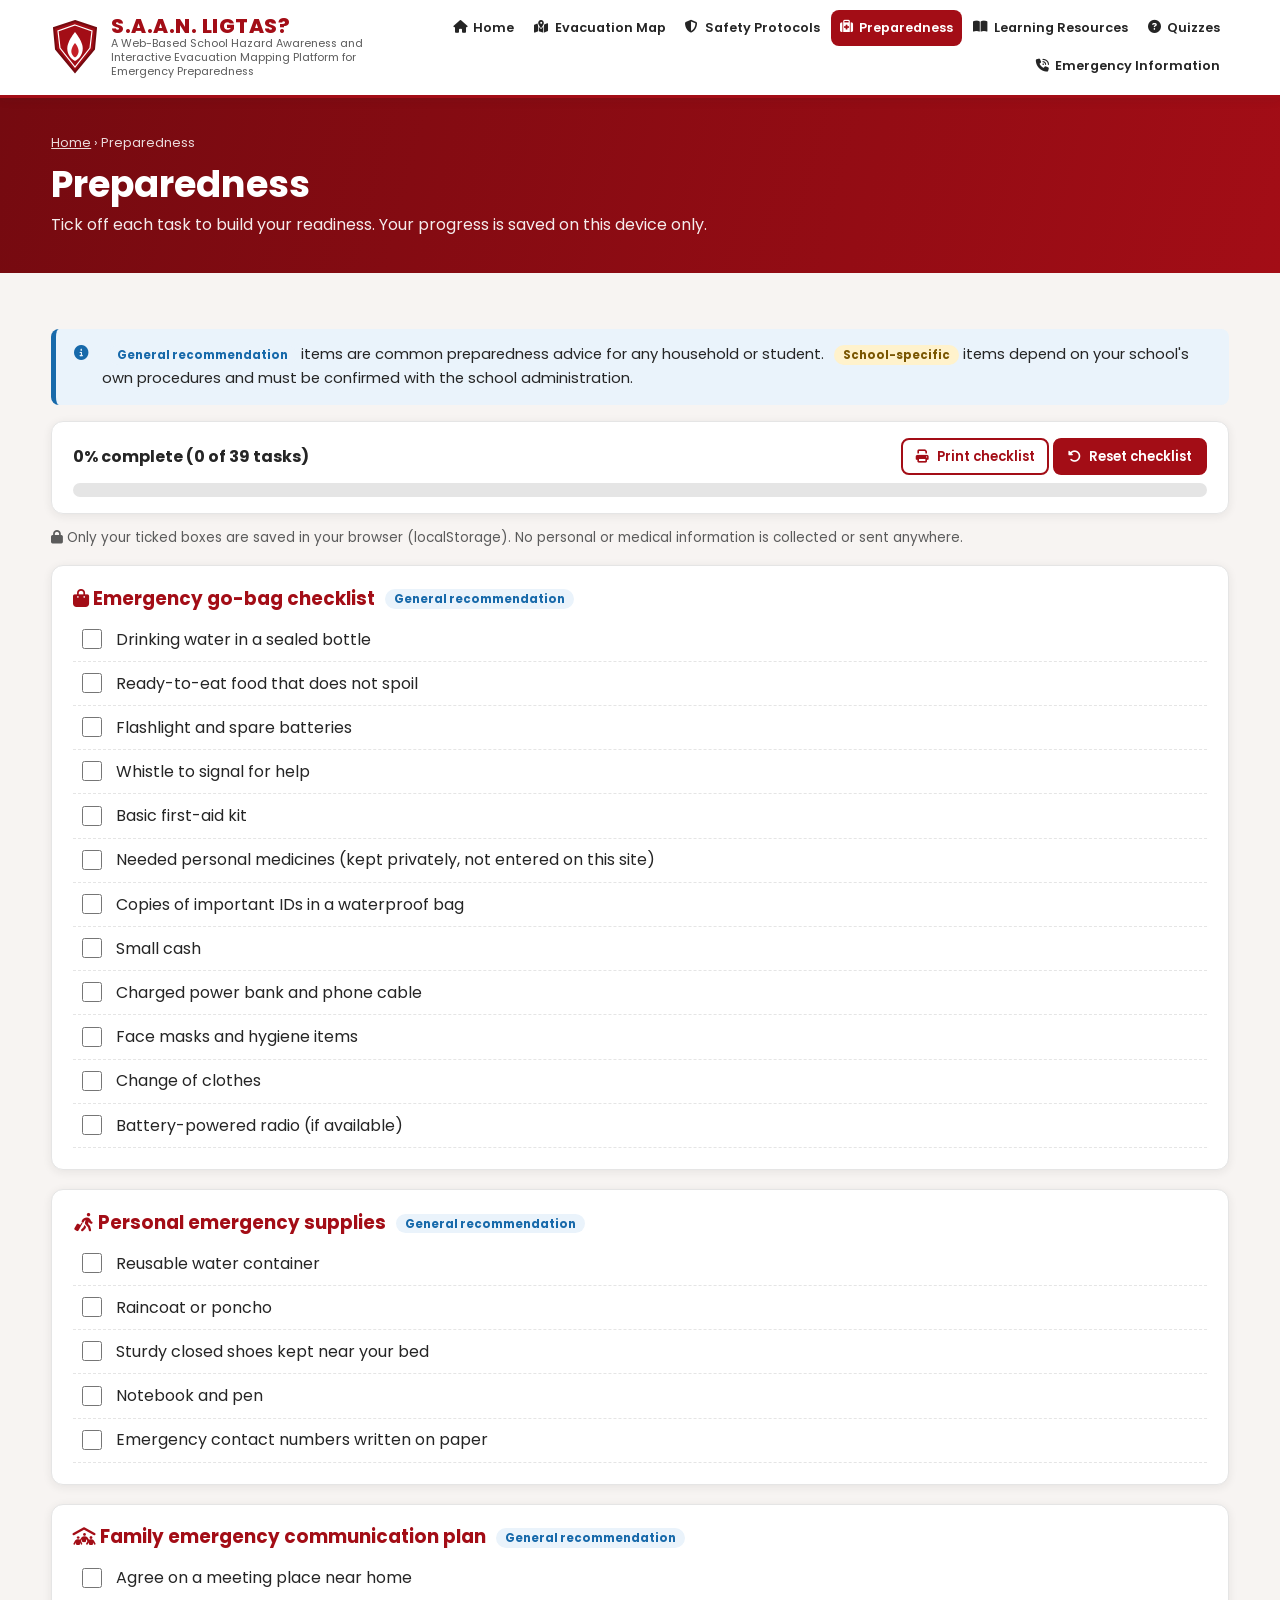
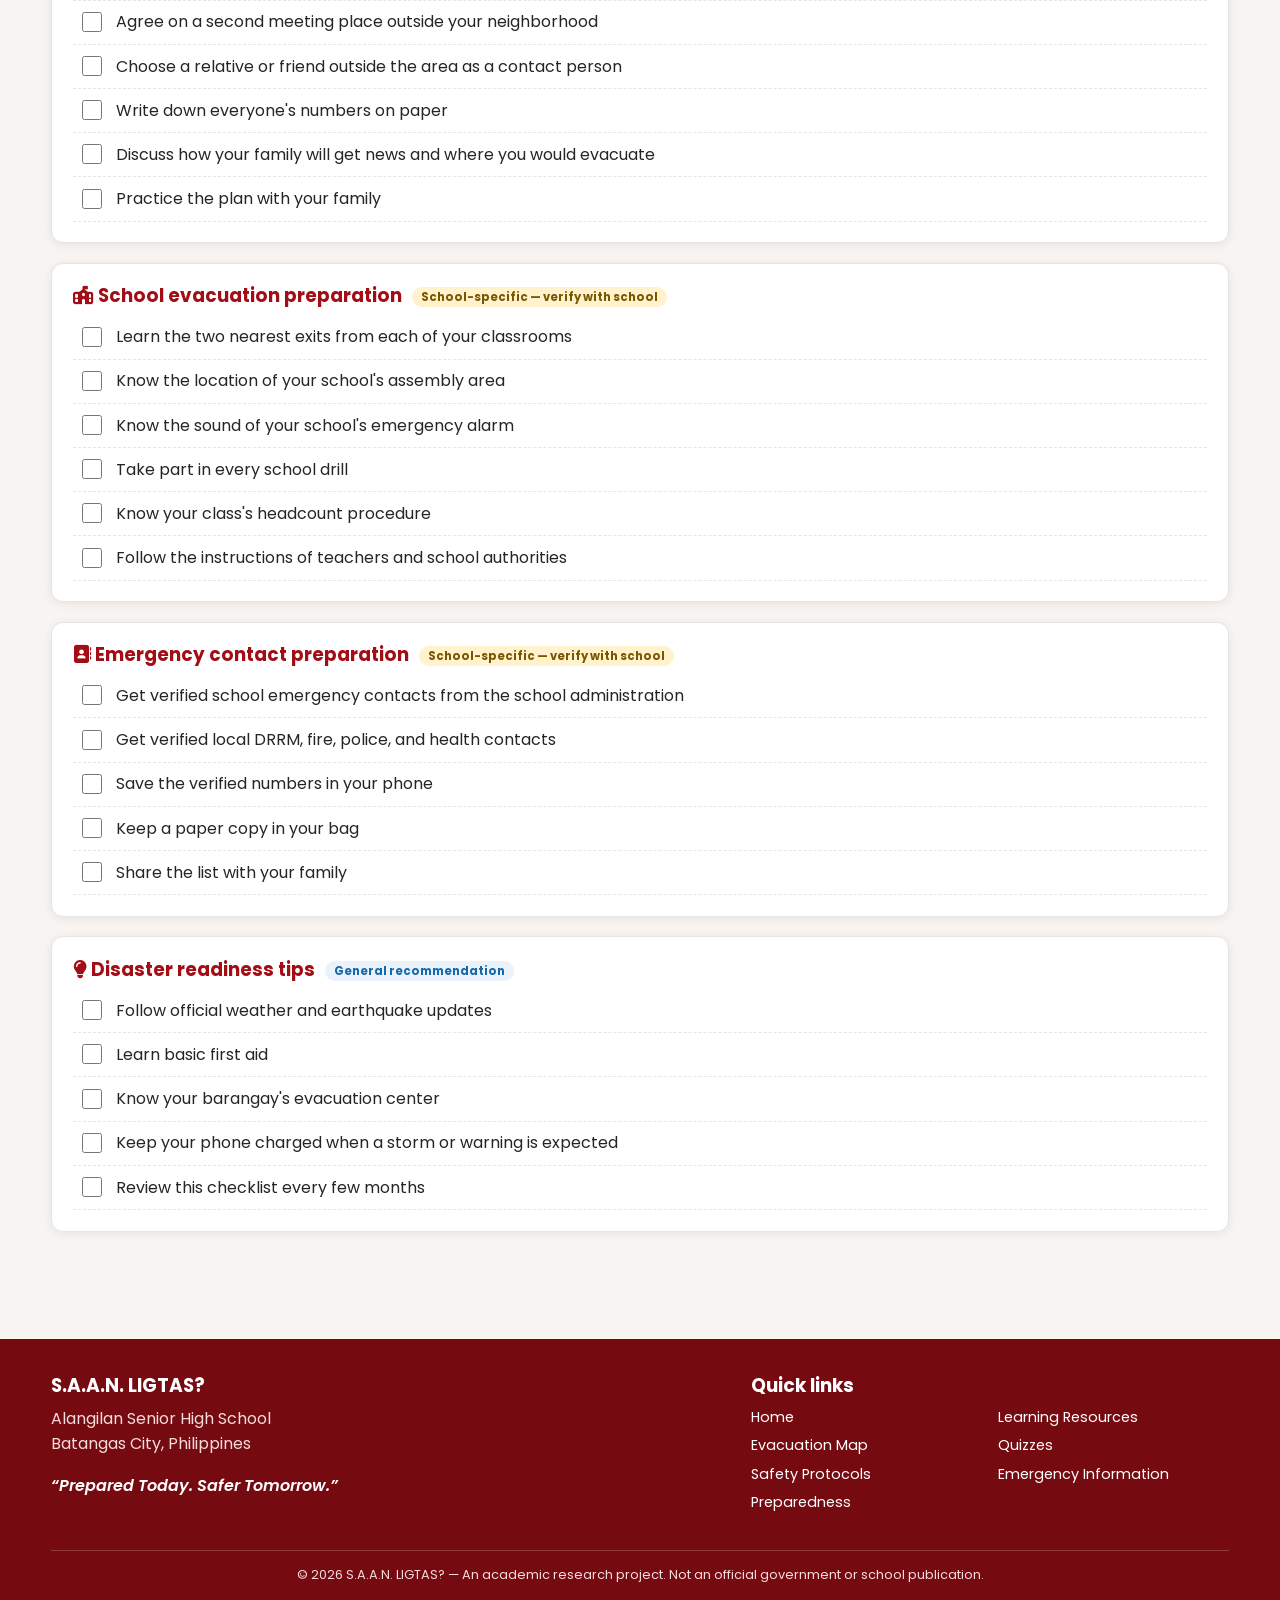
<file: sa-an-ligtas (1)/sa-an-ligtas/preparedness.html>
<!DOCTYPE html>
<html lang="en">
<head>
  <meta charset="UTF-8">
  <meta name="viewport" content="width=device-width, initial-scale=1">
  <title>Preparedness | S.A.A.N. LIGTAS?</title>
  <meta name="description" content="A Web-Based School Hazard Awareness and Interactive Evacuation Mapping Platform for Emergency Preparedness for Alangilan Senior High School, Batangas City, Philippines.">
  <link rel="icon" type="image/png" href="assets/images/logo.png">
  <link rel="preconnect" href="https://fonts.googleapis.com">
  <link rel="preconnect" href="https://fonts.gstatic.com" crossorigin>
  <link href="https://fonts.googleapis.com/css2?family=Poppins:wght@400;500;600;700;800&display=swap" rel="stylesheet">
  <!-- Icons: Font Awesome (CDN). If offline, the site still works; icons just won't show. -->
  <link rel="stylesheet" href="https://cdnjs.cloudflare.com/ajax/libs/font-awesome/6.5.1/css/all.min.css">
  <link rel="stylesheet" href="css/style.css">
  <link rel="stylesheet" href="css/responsive.css">
</head>
<body>
  <a class="skip-link" href="#main">Skip to main content</a>
  <!-- ===== Shared header (same on every page) ===== -->
  <header class="site-header">
    <div class="container header-inner">
      <a class="brand" href="index.html" aria-label="S.A.A.N. LIGTAS? home">
        <svg class="brand-logo" viewBox="0 0 48 56" role="img" aria-label="S.A.A.N. LIGTAS? shield logo">
<path d="M24 2 L45 9 L43 30 L24 53 L5 30 L3 9 Z" fill="#A30D16" stroke="#750A10" stroke-width="2"/>
<path d="M24 6 L41 12 L39 29 L24 48 L9 29 L7 12 Z" fill="none" stroke="#fff" stroke-width="1.2"/>
<path d="M24 13 C31 22 33 28 31 34 C29 39 26 41 24 42 C22 41 19 39 17 34 C15 28 17 22 24 13 Z" fill="#fff"/>
<path d="M24 24 C28 29 28.5 33 26.5 36 C25.5 37.5 24.7 38 24 38.5 C23.3 38 22.5 37.5 21.5 36 C19.5 33 20 29 24 24 Z" fill="#C51F27"/>
</svg>
        <span>
          <span class="brand-name">S.A.A.N. LIGTAS?</span>
          <span class="brand-sub">A Web-Based School Hazard Awareness and Interactive Evacuation Mapping Platform for Emergency Preparedness</span>
        </span>
      </a>
      <button class="nav-toggle" id="nav-toggle" aria-label="Toggle navigation menu" aria-expanded="false" aria-controls="main-nav">
        <i class="fa-solid fa-bars" aria-hidden="true"></i>
      </button>
      <nav class="main-nav" id="main-nav" aria-label="Main navigation">
        <ul>
        <li><a href="index.html"><i class="fa-solid fa-house" aria-hidden="true"></i> Home</a></li>
        <li><a href="evacuation-map.html"><i class="fa-solid fa-map-location-dot" aria-hidden="true"></i> Evacuation Map</a></li>
        <li><a href="safety-protocols.html"><i class="fa-solid fa-shield-halved" aria-hidden="true"></i> Safety Protocols</a></li>
        <li><a href="preparedness.html" class="active" aria-current="page"><i class="fa-solid fa-suitcase-medical" aria-hidden="true"></i> Preparedness</a></li>
        <li><a href="learning.html"><i class="fa-solid fa-book-open" aria-hidden="true"></i> Learning Resources</a></li>
        <li><a href="quizzes.html"><i class="fa-solid fa-circle-question" aria-hidden="true"></i> Quizzes</a></li>
        <li><a href="emergency-info.html"><i class="fa-solid fa-phone-volume" aria-hidden="true"></i> Emergency Information</a></li>
        </ul>
      </nav>
    </div>
  </header>

  <div class="page-header">
    <div class="container">
      <div class="breadcrumb"><a href="index.html">Home</a> &rsaquo; Preparedness</div>
      <h1>Preparedness</h1>
      <p>Tick off each task to build your readiness. Your progress is saved on this device only.</p>
    </div>
  </div>

  <main id="main" class="section">
    <div class="container">
      <p class="print-only"><strong>S.A.A.N. LIGTAS? &mdash; Preparedness Checklist</strong> (Alangilan Senior High School, Batangas City)</p>
      <div class="notice info" role="note"><i class="fa-solid fa-circle-info" aria-hidden="true"></i>
        <div><span class="scope-label scope-general">General recommendation</span> items are common preparedness advice for any household or student.
        <span class="scope-label scope-school">School-specific</span> items depend on your school's own procedures and must be confirmed with the school administration.</div></div>
      <div class="progress-wrap">
        <div style="display:flex;justify-content:space-between;flex-wrap:wrap;gap:.6rem;align-items:center">
          <strong id="progress-label" aria-live="polite">0% complete</strong>
          <span class="no-print">
            <button class="btn small outline" id="print-checklist" type="button"><i class="fa-solid fa-print" aria-hidden="true"></i> Print checklist</button>
            <button class="btn small" id="reset-checklist" type="button"><i class="fa-solid fa-rotate-left" aria-hidden="true"></i> Reset checklist</button>
          </span>
        </div>
        <div class="progress-bar" id="progress-track" role="progressbar" aria-label="Checklist progress" aria-valuemin="0" aria-valuemax="100" aria-valuenow="0">
          <div class="progress-fill" id="progress-fill"></div>
        </div>
      </div>
      <p class="no-print" style="font-size:.85rem;color:var(--text-soft);margin-top:.8rem"><i class="fa-solid fa-lock" aria-hidden="true"></i> Only your ticked boxes are saved in your browser (localStorage). No personal or medical information is collected or sent anywhere.</p>
      <div style="margin-top:1rem">
      <section class="card check-group reveal">
        <h2 style="font-size:1.15rem;color:var(--red-dark)"><i class="fa-solid fa-bag-shopping" aria-hidden="true"></i> Emergency go-bag checklist <span class="scope-label scope-general">General recommendation</span></h2>
        <label class="check-item"><input type="checkbox" id="task-1"><span>Drinking water in a sealed bottle</span></label>
        <label class="check-item"><input type="checkbox" id="task-2"><span>Ready-to-eat food that does not spoil</span></label>
        <label class="check-item"><input type="checkbox" id="task-3"><span>Flashlight and spare batteries</span></label>
        <label class="check-item"><input type="checkbox" id="task-4"><span>Whistle to signal for help</span></label>
        <label class="check-item"><input type="checkbox" id="task-5"><span>Basic first-aid kit</span></label>
        <label class="check-item"><input type="checkbox" id="task-6"><span>Needed personal medicines (kept privately, not entered on this site)</span></label>
        <label class="check-item"><input type="checkbox" id="task-7"><span>Copies of important IDs in a waterproof bag</span></label>
        <label class="check-item"><input type="checkbox" id="task-8"><span>Small cash</span></label>
        <label class="check-item"><input type="checkbox" id="task-9"><span>Charged power bank and phone cable</span></label>
        <label class="check-item"><input type="checkbox" id="task-10"><span>Face masks and hygiene items</span></label>
        <label class="check-item"><input type="checkbox" id="task-11"><span>Change of clothes</span></label>
        <label class="check-item"><input type="checkbox" id="task-12"><span>Battery-powered radio (if available)</span></label>
      </section>
      <section class="card check-group reveal">
        <h2 style="font-size:1.15rem;color:var(--red-dark)"><i class="fa-solid fa-person-walking-luggage" aria-hidden="true"></i> Personal emergency supplies <span class="scope-label scope-general">General recommendation</span></h2>
        <label class="check-item"><input type="checkbox" id="task-13"><span>Reusable water container</span></label>
        <label class="check-item"><input type="checkbox" id="task-14"><span>Raincoat or poncho</span></label>
        <label class="check-item"><input type="checkbox" id="task-15"><span>Sturdy closed shoes kept near your bed</span></label>
        <label class="check-item"><input type="checkbox" id="task-16"><span>Notebook and pen</span></label>
        <label class="check-item"><input type="checkbox" id="task-17"><span>Emergency contact numbers written on paper</span></label>
      </section>
      <section class="card check-group reveal">
        <h2 style="font-size:1.15rem;color:var(--red-dark)"><i class="fa-solid fa-people-roof" aria-hidden="true"></i> Family emergency communication plan <span class="scope-label scope-general">General recommendation</span></h2>
        <label class="check-item"><input type="checkbox" id="task-18"><span>Agree on a meeting place near home</span></label>
        <label class="check-item"><input type="checkbox" id="task-19"><span>Agree on a second meeting place outside your neighborhood</span></label>
        <label class="check-item"><input type="checkbox" id="task-20"><span>Choose a relative or friend outside the area as a contact person</span></label>
        <label class="check-item"><input type="checkbox" id="task-21"><span>Write down everyone's numbers on paper</span></label>
        <label class="check-item"><input type="checkbox" id="task-22"><span>Discuss how your family will get news and where you would evacuate</span></label>
        <label class="check-item"><input type="checkbox" id="task-23"><span>Practice the plan with your family</span></label>
      </section>
      <section class="card check-group reveal">
        <h2 style="font-size:1.15rem;color:var(--red-dark)"><i class="fa-solid fa-school-flag" aria-hidden="true"></i> School evacuation preparation <span class="scope-label scope-school">School-specific &mdash; verify with school</span></h2>
        <label class="check-item"><input type="checkbox" id="task-24"><span>Learn the two nearest exits from each of your classrooms</span></label>
        <label class="check-item"><input type="checkbox" id="task-25"><span>Know the location of your school's assembly area</span></label>
        <label class="check-item"><input type="checkbox" id="task-26"><span>Know the sound of your school's emergency alarm</span></label>
        <label class="check-item"><input type="checkbox" id="task-27"><span>Take part in every school drill</span></label>
        <label class="check-item"><input type="checkbox" id="task-28"><span>Know your class's headcount procedure</span></label>
        <label class="check-item"><input type="checkbox" id="task-29"><span>Follow the instructions of teachers and school authorities</span></label>
      </section>
      <section class="card check-group reveal">
        <h2 style="font-size:1.15rem;color:var(--red-dark)"><i class="fa-solid fa-address-book" aria-hidden="true"></i> Emergency contact preparation <span class="scope-label scope-school">School-specific &mdash; verify with school</span></h2>
        <label class="check-item"><input type="checkbox" id="task-30"><span>Get verified school emergency contacts from the school administration</span></label>
        <label class="check-item"><input type="checkbox" id="task-31"><span>Get verified local DRRM, fire, police, and health contacts</span></label>
        <label class="check-item"><input type="checkbox" id="task-32"><span>Save the verified numbers in your phone</span></label>
        <label class="check-item"><input type="checkbox" id="task-33"><span>Keep a paper copy in your bag</span></label>
        <label class="check-item"><input type="checkbox" id="task-34"><span>Share the list with your family</span></label>
      </section>
      <section class="card check-group reveal">
        <h2 style="font-size:1.15rem;color:var(--red-dark)"><i class="fa-solid fa-lightbulb" aria-hidden="true"></i> Disaster readiness tips <span class="scope-label scope-general">General recommendation</span></h2>
        <label class="check-item"><input type="checkbox" id="task-35"><span>Follow official weather and earthquake updates</span></label>
        <label class="check-item"><input type="checkbox" id="task-36"><span>Learn basic first aid</span></label>
        <label class="check-item"><input type="checkbox" id="task-37"><span>Know your barangay's evacuation center</span></label>
        <label class="check-item"><input type="checkbox" id="task-38"><span>Keep your phone charged when a storm or warning is expected</span></label>
        <label class="check-item"><input type="checkbox" id="task-39"><span>Review this checklist every few months</span></label>
      </section>
      </div>
    </div>
  </main>

  <!-- ===== Shared footer (same on every page) ===== -->
  <footer class="site-footer">
    <div class="container footer-grid">
      <div>
        <h3>S.A.A.N. LIGTAS?</h3>
        <p>Alangilan Senior High School<br>Batangas City, Philippines</p>
        <p class="footer-tagline">&ldquo;Prepared Today. Safer Tomorrow.&rdquo;</p>
      </div>
      <div>
        <h3>Quick links</h3>
        <ul class="footer-links">
        <li><a href="index.html">Home</a></li>
        <li><a href="evacuation-map.html">Evacuation Map</a></li>
        <li><a href="safety-protocols.html">Safety Protocols</a></li>
        <li><a href="preparedness.html">Preparedness</a></li>
        <li><a href="learning.html">Learning Resources</a></li>
        <li><a href="quizzes.html">Quizzes</a></li>
        <li><a href="emergency-info.html">Emergency Information</a></li>
        </ul>
      </div>
    </div>
    <div class="footer-bottom container">
      &copy; <span id="year">2026</span> S.A.A.N. LIGTAS? &mdash; An academic research project. Not an official government or school publication.
    </div>
  </footer>

  <button class="back-to-top" id="back-to-top" aria-label="Back to top"><i class="fa-solid fa-arrow-up" aria-hidden="true"></i></button>
  <script>document.getElementById("year").textContent = new Date().getFullYear();</script>
  <script src="js/main.js"></script>
  <script src="js/preparedness.js"></script>
</body>
</html>
</file>
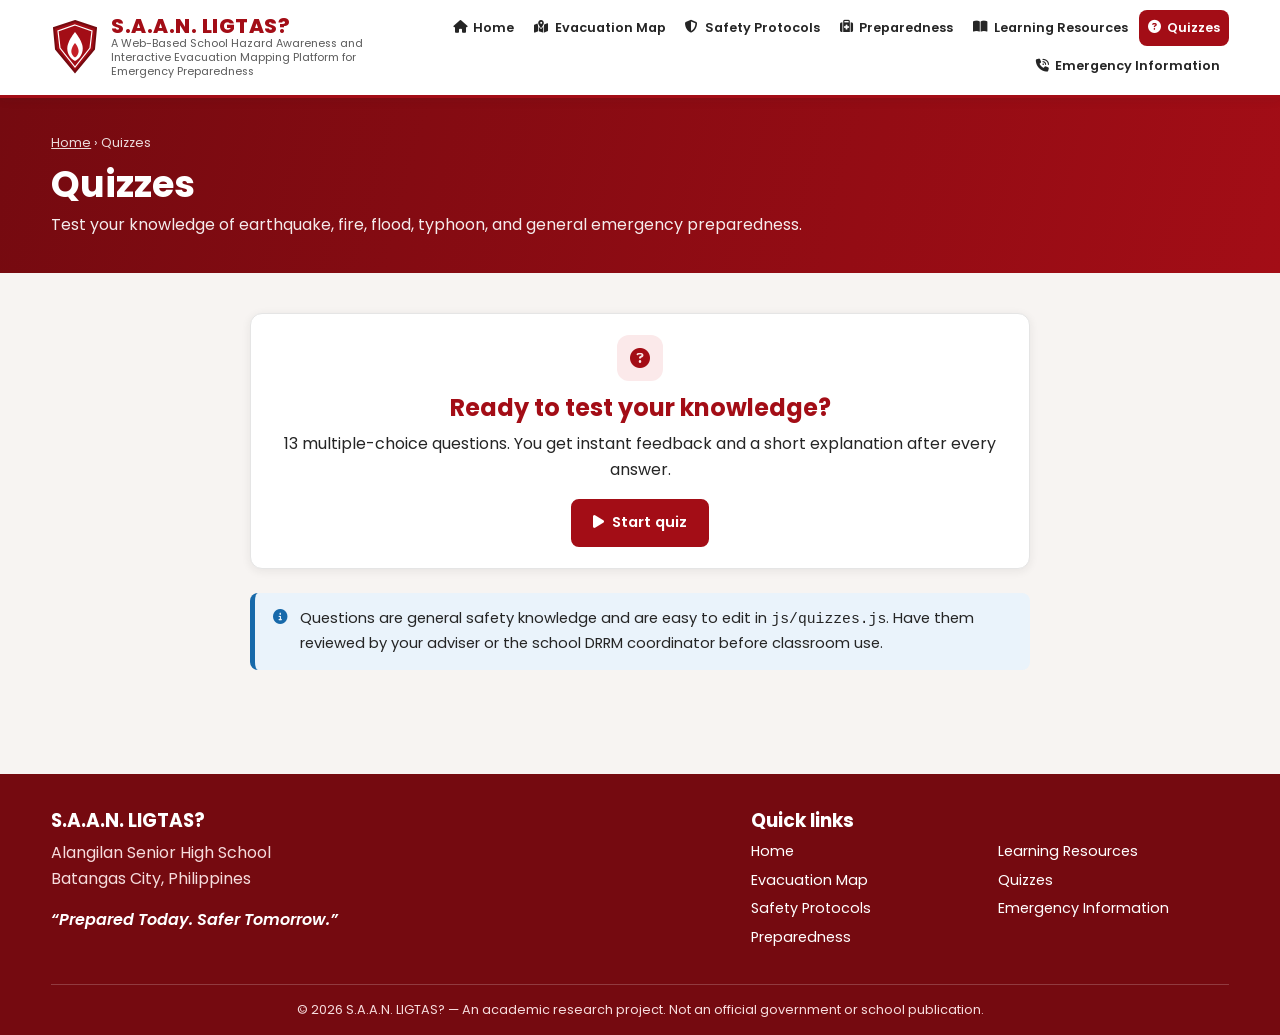
<file: sa-an-ligtas (1)/sa-an-ligtas/quizzes.html>
<!DOCTYPE html>
<html lang="en">
<head>
  <meta charset="UTF-8">
  <meta name="viewport" content="width=device-width, initial-scale=1">
  <title>Quizzes | S.A.A.N. LIGTAS?</title>
  <meta name="description" content="A Web-Based School Hazard Awareness and Interactive Evacuation Mapping Platform for Emergency Preparedness for Alangilan Senior High School, Batangas City, Philippines.">
  <link rel="icon" type="image/png" href="assets/images/logo.png">
  <link rel="preconnect" href="https://fonts.googleapis.com">
  <link rel="preconnect" href="https://fonts.gstatic.com" crossorigin>
  <link href="https://fonts.googleapis.com/css2?family=Poppins:wght@400;500;600;700;800&display=swap" rel="stylesheet">
  <!-- Icons: Font Awesome (CDN). If offline, the site still works; icons just won't show. -->
  <link rel="stylesheet" href="https://cdnjs.cloudflare.com/ajax/libs/font-awesome/6.5.1/css/all.min.css">
  <link rel="stylesheet" href="css/style.css">
  <link rel="stylesheet" href="css/responsive.css">
</head>
<body>
  <a class="skip-link" href="#main">Skip to main content</a>
  <!-- ===== Shared header (same on every page) ===== -->
  <header class="site-header">
    <div class="container header-inner">
      <a class="brand" href="index.html" aria-label="S.A.A.N. LIGTAS? home">
        <svg class="brand-logo" viewBox="0 0 48 56" role="img" aria-label="S.A.A.N. LIGTAS? shield logo">
<path d="M24 2 L45 9 L43 30 L24 53 L5 30 L3 9 Z" fill="#A30D16" stroke="#750A10" stroke-width="2"/>
<path d="M24 6 L41 12 L39 29 L24 48 L9 29 L7 12 Z" fill="none" stroke="#fff" stroke-width="1.2"/>
<path d="M24 13 C31 22 33 28 31 34 C29 39 26 41 24 42 C22 41 19 39 17 34 C15 28 17 22 24 13 Z" fill="#fff"/>
<path d="M24 24 C28 29 28.5 33 26.5 36 C25.5 37.5 24.7 38 24 38.5 C23.3 38 22.5 37.5 21.5 36 C19.5 33 20 29 24 24 Z" fill="#C51F27"/>
</svg>
        <span>
          <span class="brand-name">S.A.A.N. LIGTAS?</span>
          <span class="brand-sub">A Web-Based School Hazard Awareness and Interactive Evacuation Mapping Platform for Emergency Preparedness</span>
        </span>
      </a>
      <button class="nav-toggle" id="nav-toggle" aria-label="Toggle navigation menu" aria-expanded="false" aria-controls="main-nav">
        <i class="fa-solid fa-bars" aria-hidden="true"></i>
      </button>
      <nav class="main-nav" id="main-nav" aria-label="Main navigation">
        <ul>
        <li><a href="index.html"><i class="fa-solid fa-house" aria-hidden="true"></i> Home</a></li>
        <li><a href="evacuation-map.html"><i class="fa-solid fa-map-location-dot" aria-hidden="true"></i> Evacuation Map</a></li>
        <li><a href="safety-protocols.html"><i class="fa-solid fa-shield-halved" aria-hidden="true"></i> Safety Protocols</a></li>
        <li><a href="preparedness.html"><i class="fa-solid fa-suitcase-medical" aria-hidden="true"></i> Preparedness</a></li>
        <li><a href="learning.html"><i class="fa-solid fa-book-open" aria-hidden="true"></i> Learning Resources</a></li>
        <li><a href="quizzes.html" class="active" aria-current="page"><i class="fa-solid fa-circle-question" aria-hidden="true"></i> Quizzes</a></li>
        <li><a href="emergency-info.html"><i class="fa-solid fa-phone-volume" aria-hidden="true"></i> Emergency Information</a></li>
        </ul>
      </nav>
    </div>
  </header>

  <div class="page-header">
    <div class="container">
      <div class="breadcrumb"><a href="index.html">Home</a> &rsaquo; Quizzes</div>
      <h1>Quizzes</h1>
      <p>Test your knowledge of earthquake, fire, flood, typhoon, and general emergency preparedness.</p>
    </div>
  </div>

  <main id="main" class="section">
    <div class="container quiz-box">

      <!-- Start screen -->
      <section class="card" id="quiz-start" style="text-align:center">
        <div class="icon-badge" style="margin-inline:auto"><i class="fa-solid fa-circle-question" aria-hidden="true"></i></div>
        <h2 style="color:var(--red-dark)">Ready to test your knowledge?</h2>
        <p><span id="total-questions">13</span> multiple-choice questions. You get instant feedback and a short explanation after every answer.</p>
        <button class="btn" id="start-quiz" type="button"><i class="fa-solid fa-play" aria-hidden="true"></i> Start quiz</button>
      </section>

      <!-- Question screen -->
      <section class="card" id="quiz-play" hidden>
        <div class="quiz-meta"><span id="q-count">Question 1</span><span id="q-score">Score: 0</span></div>
        <div class="progress-bar" id="q-progress-track" role="progressbar" aria-label="Quiz progress" aria-valuemin="0" aria-valuemax="100" aria-valuenow="0">
          <div class="progress-fill" id="q-progress-fill"></div>
        </div>
        <p style="margin:1rem 0 0"><span class="tag" id="q-topic">Topic</span></p>
        <h2 class="quiz-question" id="q-text">Question</h2>
        <div class="options" id="q-options" role="group" aria-labelledby="q-text"></div>
        <div id="q-feedback" class="feedback" role="status" aria-live="polite" hidden></div>
        <button class="btn" id="q-next" type="button" hidden>Next question</button>
      </section>

      <!-- Results screen -->
      <section class="card" id="quiz-result" hidden style="text-align:center">
        <h2 tabindex="-1" style="color:var(--red-dark)">Quiz complete!</h2>
        <div class="score-big" id="r-score">0 / 0</div>
        <p style="font-size:1.2rem;font-weight:600" id="r-pct">0%</p>
        <p id="r-message"></p>
        <p>
          <button class="btn" id="restart-quiz" type="button"><i class="fa-solid fa-rotate-right" aria-hidden="true"></i> Restart quiz</button>
          <a class="btn outline" href="safety-protocols.html">Review safety protocols</a>
        </p>
      </section>

      <div class="notice info" role="note" style="margin-top:1.5rem"><i class="fa-solid fa-circle-info" aria-hidden="true"></i>
        <div>Questions are general safety knowledge and are easy to edit in <code>js/quizzes.js</code>. Have them reviewed by your adviser or the school DRRM coordinator before classroom use.</div></div>
    </div>
  </main>

  <!-- ===== Shared footer (same on every page) ===== -->
  <footer class="site-footer">
    <div class="container footer-grid">
      <div>
        <h3>S.A.A.N. LIGTAS?</h3>
        <p>Alangilan Senior High School<br>Batangas City, Philippines</p>
        <p class="footer-tagline">&ldquo;Prepared Today. Safer Tomorrow.&rdquo;</p>
      </div>
      <div>
        <h3>Quick links</h3>
        <ul class="footer-links">
        <li><a href="index.html">Home</a></li>
        <li><a href="evacuation-map.html">Evacuation Map</a></li>
        <li><a href="safety-protocols.html">Safety Protocols</a></li>
        <li><a href="preparedness.html">Preparedness</a></li>
        <li><a href="learning.html">Learning Resources</a></li>
        <li><a href="quizzes.html">Quizzes</a></li>
        <li><a href="emergency-info.html">Emergency Information</a></li>
        </ul>
      </div>
    </div>
    <div class="footer-bottom container">
      &copy; <span id="year">2026</span> S.A.A.N. LIGTAS? &mdash; An academic research project. Not an official government or school publication.
    </div>
  </footer>

  <button class="back-to-top" id="back-to-top" aria-label="Back to top"><i class="fa-solid fa-arrow-up" aria-hidden="true"></i></button>
  <script>document.getElementById("year").textContent = new Date().getFullYear();</script>
  <script src="js/main.js"></script>
  <script src="js/quizzes.js"></script>
</body>
</html>
</file>
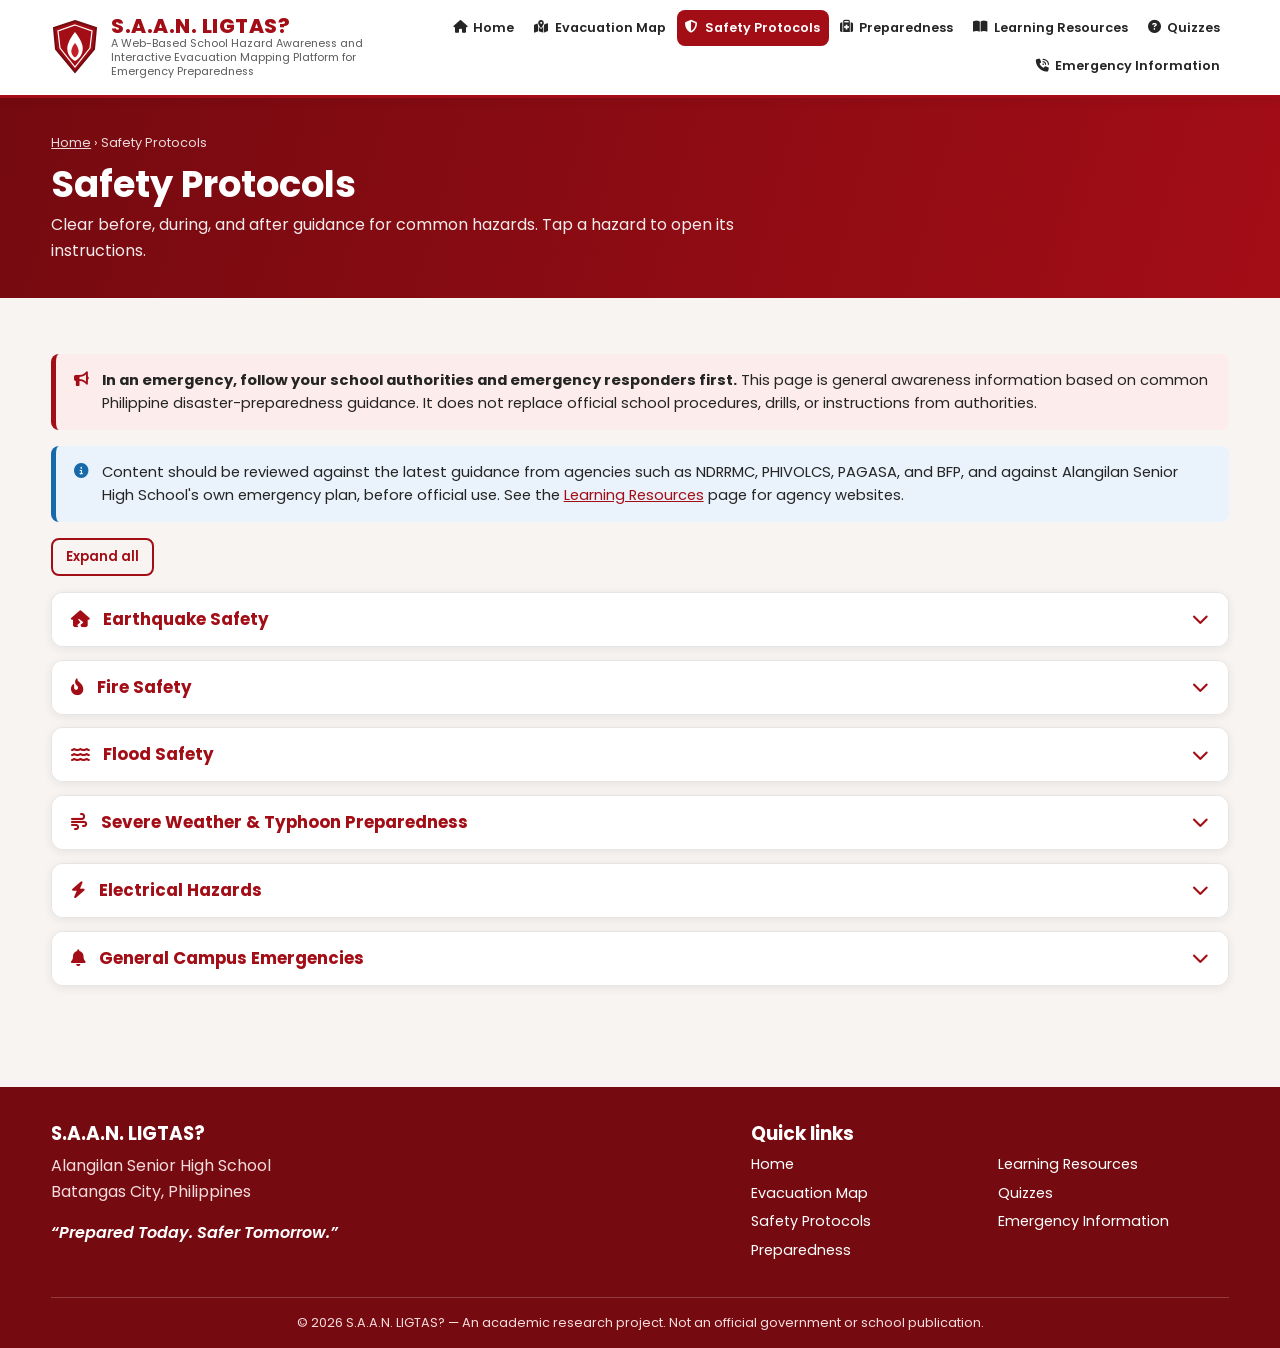
<file: sa-an-ligtas (1)/sa-an-ligtas/safety-protocols.html>
<!DOCTYPE html>
<html lang="en">
<head>
  <meta charset="UTF-8">
  <meta name="viewport" content="width=device-width, initial-scale=1">
  <title>Safety Protocols | S.A.A.N. LIGTAS?</title>
  <meta name="description" content="A Web-Based School Hazard Awareness and Interactive Evacuation Mapping Platform for Emergency Preparedness for Alangilan Senior High School, Batangas City, Philippines.">
  <link rel="icon" type="image/png" href="assets/images/logo.png">
  <link rel="preconnect" href="https://fonts.googleapis.com">
  <link rel="preconnect" href="https://fonts.gstatic.com" crossorigin>
  <link href="https://fonts.googleapis.com/css2?family=Poppins:wght@400;500;600;700;800&display=swap" rel="stylesheet">
  <!-- Icons: Font Awesome (CDN). If offline, the site still works; icons just won't show. -->
  <link rel="stylesheet" href="https://cdnjs.cloudflare.com/ajax/libs/font-awesome/6.5.1/css/all.min.css">
  <link rel="stylesheet" href="css/style.css">
  <link rel="stylesheet" href="css/responsive.css">
</head>
<body>
  <a class="skip-link" href="#main">Skip to main content</a>
  <!-- ===== Shared header (same on every page) ===== -->
  <header class="site-header">
    <div class="container header-inner">
      <a class="brand" href="index.html" aria-label="S.A.A.N. LIGTAS? home">
        <svg class="brand-logo" viewBox="0 0 48 56" role="img" aria-label="S.A.A.N. LIGTAS? shield logo">
<path d="M24 2 L45 9 L43 30 L24 53 L5 30 L3 9 Z" fill="#A30D16" stroke="#750A10" stroke-width="2"/>
<path d="M24 6 L41 12 L39 29 L24 48 L9 29 L7 12 Z" fill="none" stroke="#fff" stroke-width="1.2"/>
<path d="M24 13 C31 22 33 28 31 34 C29 39 26 41 24 42 C22 41 19 39 17 34 C15 28 17 22 24 13 Z" fill="#fff"/>
<path d="M24 24 C28 29 28.5 33 26.5 36 C25.5 37.5 24.7 38 24 38.5 C23.3 38 22.5 37.5 21.5 36 C19.5 33 20 29 24 24 Z" fill="#C51F27"/>
</svg>
        <span>
          <span class="brand-name">S.A.A.N. LIGTAS?</span>
          <span class="brand-sub">A Web-Based School Hazard Awareness and Interactive Evacuation Mapping Platform for Emergency Preparedness</span>
        </span>
      </a>
      <button class="nav-toggle" id="nav-toggle" aria-label="Toggle navigation menu" aria-expanded="false" aria-controls="main-nav">
        <i class="fa-solid fa-bars" aria-hidden="true"></i>
      </button>
      <nav class="main-nav" id="main-nav" aria-label="Main navigation">
        <ul>
        <li><a href="index.html"><i class="fa-solid fa-house" aria-hidden="true"></i> Home</a></li>
        <li><a href="evacuation-map.html"><i class="fa-solid fa-map-location-dot" aria-hidden="true"></i> Evacuation Map</a></li>
        <li><a href="safety-protocols.html" class="active" aria-current="page"><i class="fa-solid fa-shield-halved" aria-hidden="true"></i> Safety Protocols</a></li>
        <li><a href="preparedness.html"><i class="fa-solid fa-suitcase-medical" aria-hidden="true"></i> Preparedness</a></li>
        <li><a href="learning.html"><i class="fa-solid fa-book-open" aria-hidden="true"></i> Learning Resources</a></li>
        <li><a href="quizzes.html"><i class="fa-solid fa-circle-question" aria-hidden="true"></i> Quizzes</a></li>
        <li><a href="emergency-info.html"><i class="fa-solid fa-phone-volume" aria-hidden="true"></i> Emergency Information</a></li>
        </ul>
      </nav>
    </div>
  </header>

  <div class="page-header">
    <div class="container">
      <div class="breadcrumb"><a href="index.html">Home</a> &rsaquo; Safety Protocols</div>
      <h1>Safety Protocols</h1>
      <p>Clear before, during, and after guidance for common hazards. Tap a hazard to open its instructions.</p>
    </div>
  </div>

  <main id="main" class="section">
    <div class="container">
      <div class="notice danger" role="alert"><i class="fa-solid fa-bullhorn" aria-hidden="true"></i>
        <div><strong>In an emergency, follow your school authorities and emergency responders first.</strong> This page is general awareness information based on common Philippine disaster-preparedness guidance. It does not replace official school procedures, drills, or instructions from authorities.</div></div>
      <div class="notice info" role="note"><i class="fa-solid fa-circle-info" aria-hidden="true"></i>
        <div>Content should be reviewed against the latest guidance from agencies such as NDRRMC, PHIVOLCS, PAGASA, and BFP, and against Alangilan Senior High School's own emergency plan, before official use. See the <a href="learning.html">Learning Resources</a> page for agency websites.</div></div>
      <p class="no-print"><button class="btn small outline" id="expand-all" type="button">Expand all</button></p>

    <div class="accordion-item reveal" id="earthquake">
      <h2 style="margin:0">
        <button class="accordion-btn" aria-expanded="false" aria-controls="panel-earthquake" id="btn-earthquake">
          <i class="fa-solid fa-house-crack" aria-hidden="true"></i> Earthquake Safety
          <i class="fa-solid fa-chevron-down chev" aria-hidden="true"></i>
        </button>
      </h2>
      <div class="accordion-panel" id="panel-earthquake" role="region" aria-labelledby="btn-earthquake" hidden>
        <div class="phase-grid">
          <div class="phase before"><h4><i class="fa-solid fa-clock-rotate-left" aria-hidden="true"></i> Before</h4><ul><li>Know the sturdy desks, tables, and open spaces near your classroom, and your two nearest exits.</li><li>Know your school's assembly area and join earthquake drills seriously.</li><li>Secure heavy shelves and objects that could fall (ask teachers or staff).</li><li>Keep a go-bag ready (see the Preparedness page).</li></ul></div>
          <div class="phase during"><h4><i class="fa-solid fa-triangle-exclamation" aria-hidden="true"></i> During</h4><ul><li>DROP to your hands and knees, COVER your head and neck under a sturdy desk or table, and HOLD ON.</li><li>Stay away from windows, glass, tall shelves, and anything that can fall.</li><li>If you are outdoors, move to an open area away from buildings, posts, and wires.</li><li>If you are near the coast and the shaking is strong or long, move to higher ground right after it stops.</li></ul></div>
          <div class="phase after"><h4><i class="fa-solid fa-flag-checkered" aria-hidden="true"></i> After</h4><ul><li>Expect aftershocks. Drop, Cover, and Hold On again if shaking returns.</li><li>Check yourself and others for injuries and give basic first aid if trained.</li><li>Leave by the stairs (never the elevator) and go to the assembly area for the headcount.</li><li>Do not enter damaged buildings. If you smell gas, avoid flames and switches and tell an adult.</li><li>Follow official updates, such as those from PHIVOLCS and your local DRRM office.</li></ul></div>
        </div>
        <div class="notice danger"><i class="fa-solid fa-circle-exclamation" aria-hidden="true"></i><div><strong>Important warnings</strong><ul><li>Do not run during the shaking.</li><li>Do not use elevators.</li><li>Do not go back inside until authorities say it is safe.</li></ul></div></div>
        <h3 style="color:var(--maroon)">Quick step-by-step guide</h3>
        <ol class="steps"><li>Drop, Cover, Hold On.</li><li>Wait until the shaking stops.</li><li>Check for injuries and hazards around you.</li><li>Exit by the stairs and walk to the assembly area.</li><li>Report to your teacher for the headcount.</li></ol>
      </div>
    </div>
    <div class="accordion-item reveal" id="fire">
      <h2 style="margin:0">
        <button class="accordion-btn" aria-expanded="false" aria-controls="panel-fire" id="btn-fire">
          <i class="fa-solid fa-fire-flame-curved" aria-hidden="true"></i> Fire Safety
          <i class="fa-solid fa-chevron-down chev" aria-hidden="true"></i>
        </button>
      </h2>
      <div class="accordion-panel" id="panel-fire" role="region" aria-labelledby="btn-fire" hidden>
        <div class="phase-grid">
          <div class="phase before"><h4><i class="fa-solid fa-clock-rotate-left" aria-hidden="true"></i> Before</h4><ul><li>Know two ways out of every room you use and where the fire alarm and extinguishers are.</li><li>Keep hallways and exits clear. Never block or lock fire exits.</li><li>Do not overload outlets or use damaged cords and chargers.</li><li>Join fire drills and know the sound of the fire alarm.</li></ul></div>
          <div class="phase during"><h4><i class="fa-solid fa-triangle-exclamation" aria-hidden="true"></i> During</h4><ul><li>Alert others and activate the fire alarm if you can do so safely, then leave immediately.</li><li>Stay low under smoke. Check a closed door with the back of your hand: if it is hot, do not open it.</li><li>If your clothes catch fire: Stop, Drop, and Roll.</li><li>Use a fire extinguisher only on a small fire, with your exit behind you, and only if you are trained (P.A.S.S.: Pull, Aim, Squeeze, Sweep).</li></ul></div>
          <div class="phase after"><h4><i class="fa-solid fa-flag-checkered" aria-hidden="true"></i> After</h4><ul><li>Go to the assembly area and report for the headcount.</li><li>Contact emergency services through your teacher or the school's official procedure.</li><li>Get medical help for burns or breathing in smoke, even if you feel fine.</li><li>Do not go back inside until fire officials say it is safe.</li></ul></div>
        </div>
        <div class="notice danger"><i class="fa-solid fa-circle-exclamation" aria-hidden="true"></i><div><strong>Important warnings</strong><ul><li>Never go back for belongings.</li><li>Never use water on electrical or cooking-oil fires.</li><li>Never use elevators during a fire.</li></ul></div></div>
        <h3 style="color:var(--maroon)">Quick step-by-step guide</h3>
        <ol class="steps"><li>Shout or sound the alarm.</li><li>Leave right away by the nearest safe exit.</li><li>Stay low if there is smoke.</li><li>Do not stop for your things.</li><li>Gather at the assembly area for the headcount.</li></ol>
      </div>
    </div>
    <div class="accordion-item reveal" id="flood">
      <h2 style="margin:0">
        <button class="accordion-btn" aria-expanded="false" aria-controls="panel-flood" id="btn-flood">
          <i class="fa-solid fa-water" aria-hidden="true"></i> Flood Safety
          <i class="fa-solid fa-chevron-down chev" aria-hidden="true"></i>
        </button>
      </h2>
      <div class="accordion-panel" id="panel-flood" role="region" aria-labelledby="btn-flood" hidden>
        <div class="phase-grid">
          <div class="phase before"><h4><i class="fa-solid fa-clock-rotate-left" aria-hidden="true"></i> Before</h4><ul><li>Learn which areas around school and home flood easily and where the nearest higher ground is.</li><li>Follow flood and rainfall advisories from official sources.</li><li>Keep important items and your go-bag in a high, dry place.</li><li>Know your community's evacuation centers and routes.</li></ul></div>
          <div class="phase during"><h4><i class="fa-solid fa-triangle-exclamation" aria-hidden="true"></i> During</h4><ul><li>Move to higher ground early. Do not wait for water to rise.</li><li>Do not walk, swim, or drive through floodwater: it can hide holes, debris, and strong currents.</li><li>Stay away from rivers, canals, and drains.</li><li>If it is safe and you are dry, switch off electricity at the main switch. Follow evacuation orders from authorities.</li></ul></div>
          <div class="phase after"><h4><i class="fa-solid fa-flag-checkered" aria-hidden="true"></i> After</h4><ul><li>Return only when authorities say it is safe.</li><li>Avoid contact with floodwater and wear sturdy footwear when cleaning up.</li><li>Do not use wet electrical appliances. Have them checked first.</li><li>If you waded in floodwater and feel sick (for example, fever or body pain), seek medical advice.</li></ul></div>
        </div>
        <div class="notice danger"><i class="fa-solid fa-circle-exclamation" aria-hidden="true"></i><div><strong>Important warnings</strong><ul><li>Floodwater can be contaminated and electrically charged.</li><li>Moving water can knock you down even when it seems shallow.</li></ul></div></div>
        <h3 style="color:var(--maroon)">Quick step-by-step guide</h3>
        <ol class="steps"><li>Check advisories and move to higher ground.</li><li>Avoid floodwater and drains.</li><li>Switch off power if safe and dry.</li><li>Go to the evacuation center if told to.</li><li>Return home only when it is declared safe.</li></ol>
      </div>
    </div>
    <div class="accordion-item reveal" id="typhoon">
      <h2 style="margin:0">
        <button class="accordion-btn" aria-expanded="false" aria-controls="panel-typhoon" id="btn-typhoon">
          <i class="fa-solid fa-wind" aria-hidden="true"></i> Severe Weather &amp; Typhoon Preparedness
          <i class="fa-solid fa-chevron-down chev" aria-hidden="true"></i>
        </button>
      </h2>
      <div class="accordion-panel" id="panel-typhoon" role="region" aria-labelledby="btn-typhoon" hidden>
        <div class="phase-grid">
          <div class="phase before"><h4><i class="fa-solid fa-clock-rotate-left" aria-hidden="true"></i> Before</h4><ul><li>Follow PAGASA weather bulletins and your school and local government announcements.</li><li>Charge phones and power banks, and prepare your go-bag.</li><li>Secure or bring in loose objects that strong wind could throw around.</li><li>Know your community's evacuation centers and how to get there.</li></ul></div>
          <div class="phase during"><h4><i class="fa-solid fa-triangle-exclamation" aria-hidden="true"></i> During</h4><ul><li>Stay indoors, away from windows and glass doors.</li><li>Follow class-suspension and evacuation announcements from official sources.</li><li>If you are told to evacuate (for flooding, landslides, or storm surge), go early.</li><li>Stay inside even if it suddenly becomes calm. It may be the eye of the storm, and strong winds can return.</li></ul></div>
          <div class="phase after"><h4><i class="fa-solid fa-flag-checkered" aria-hidden="true"></i> After</h4><ul><li>Wait for the official 'all clear' before going outside.</li><li>Watch for fallen wires, broken glass, and weak structures.</li><li>Avoid floodwater and damaged roads.</li><li>Check on neighbors, especially older people and children, if it is safe.</li></ul></div>
        </div>
        <div class="notice danger"><i class="fa-solid fa-circle-exclamation" aria-hidden="true"></i><div><strong>Important warnings</strong><ul><li>Do not rely on rumors or old photos. Verify with official sources.</li><li>Stay away from the coast and rivers during strong storms.</li></ul></div></div>
        <h3 style="color:var(--maroon)">Quick step-by-step guide</h3>
        <ol class="steps"><li>Check PAGASA and local announcements.</li><li>Prepare supplies and charge devices.</li><li>Secure loose objects.</li><li>Stay indoors or evacuate if ordered.</li><li>Wait for the all clear.</li></ol>
      </div>
    </div>
    <div class="accordion-item reveal" id="electrical">
      <h2 style="margin:0">
        <button class="accordion-btn" aria-expanded="false" aria-controls="panel-electrical" id="btn-electrical">
          <i class="fa-solid fa-bolt" aria-hidden="true"></i> Electrical Hazards
          <i class="fa-solid fa-chevron-down chev" aria-hidden="true"></i>
        </button>
      </h2>
      <div class="accordion-panel" id="panel-electrical" role="region" aria-labelledby="btn-electrical" hidden>
        <div class="phase-grid">
          <div class="phase before"><h4><i class="fa-solid fa-clock-rotate-left" aria-hidden="true"></i> Before</h4><ul><li>Report exposed, frayed, or sparking wires to a teacher or maintenance staff.</li><li>Do not overload extension cords or outlets.</li><li>Keep water and liquids away from electrical equipment. Never touch switches or plugs with wet hands.</li></ul></div>
          <div class="phase during"><h4><i class="fa-solid fa-triangle-exclamation" aria-hidden="true"></i> During</h4><ul><li>If you see sparks or smell burning, tell an adult and move away. Switch off the power only if it is safe to do so.</li><li>If someone is being shocked, do not touch them. Call for help right away.</li><li>If equipment catches fire, do not use water. Evacuate and alert others.</li></ul></div>
          <div class="phase after"><h4><i class="fa-solid fa-flag-checkered" aria-hidden="true"></i> After</h4><ul><li>Do not use equipment that was shocked, burned, or damaged.</li><li>Report the problem to school maintenance or the proper authorities.</li><li>Anyone who received an electric shock should get a medical check, even if they feel fine.</li></ul></div>
        </div>
        <div class="notice danger"><i class="fa-solid fa-circle-exclamation" aria-hidden="true"></i><div><strong>Important warnings</strong><ul><li>Treat every fallen wire as live and dangerous.</li><li>Never use water on an electrical fire.</li></ul></div></div>
        <h3 style="color:var(--maroon)">Quick step-by-step guide</h3>
        <ol class="steps"><li>Stay away from the hazard.</li><li>Alert an adult.</li><li>Switch off power only if safe.</li><li>Evacuate if there is fire or heavy smoke.</li><li>Report it and get medical help if needed.</li></ol>
      </div>
    </div>
    <div class="accordion-item reveal" id="general">
      <h2 style="margin:0">
        <button class="accordion-btn" aria-expanded="false" aria-controls="panel-general" id="btn-general">
          <i class="fa-solid fa-bell" aria-hidden="true"></i> General Campus Emergencies
          <i class="fa-solid fa-chevron-down chev" aria-hidden="true"></i>
        </button>
      </h2>
      <div class="accordion-panel" id="panel-general" role="region" aria-labelledby="btn-general" hidden>
        <div class="phase-grid">
          <div class="phase before"><h4><i class="fa-solid fa-clock-rotate-left" aria-hidden="true"></i> Before</h4><ul><li>Learn your school's emergency plan, alarm signals, exits, and assembly area.</li><li>Know who your class adviser and emergency coordinators are.</li><li>Take part in drills and treat them as real.</li></ul></div>
          <div class="phase during"><h4><i class="fa-solid fa-triangle-exclamation" aria-hidden="true"></i> During</h4><ul><li>Stay calm and listen to your teachers, school authorities, and emergency responders.</li><li>Move in an orderly way: walk, do not run or push.</li><li>Help others who need assistance only if it is safe, and tell a teacher who needs help.</li><li>Do not spread unverified information.</li></ul></div>
          <div class="phase after"><h4><i class="fa-solid fa-flag-checkered" aria-hidden="true"></i> After</h4><ul><li>Gather at the assembly area for the headcount.</li><li>Get first aid or medical help if you are hurt.</li><li>Wait for official instructions before returning to class or going home.</li><li>Report missing classmates or hazards to your teacher.</li></ul></div>
        </div>
        <div class="notice danger"><i class="fa-solid fa-circle-exclamation" aria-hidden="true"></i><div><strong>Important warnings</strong><ul><li>Always follow school authorities and emergency responders.</li><li>Do not go back inside until you are told it is safe.</li></ul></div></div>
        <h3 style="color:var(--maroon)">Quick step-by-step guide</h3>
        <ol class="steps"><li>Stay calm and listen.</li><li>Walk to the nearest safe exit.</li><li>Go to the assembly area.</li><li>Answer the headcount.</li><li>Wait for instructions.</li></ol>
      </div>
    </div>
    </div>
  </main>

  <!-- ===== Shared footer (same on every page) ===== -->
  <footer class="site-footer">
    <div class="container footer-grid">
      <div>
        <h3>S.A.A.N. LIGTAS?</h3>
        <p>Alangilan Senior High School<br>Batangas City, Philippines</p>
        <p class="footer-tagline">&ldquo;Prepared Today. Safer Tomorrow.&rdquo;</p>
      </div>
      <div>
        <h3>Quick links</h3>
        <ul class="footer-links">
        <li><a href="index.html">Home</a></li>
        <li><a href="evacuation-map.html">Evacuation Map</a></li>
        <li><a href="safety-protocols.html">Safety Protocols</a></li>
        <li><a href="preparedness.html">Preparedness</a></li>
        <li><a href="learning.html">Learning Resources</a></li>
        <li><a href="quizzes.html">Quizzes</a></li>
        <li><a href="emergency-info.html">Emergency Information</a></li>
        </ul>
      </div>
    </div>
    <div class="footer-bottom container">
      &copy; <span id="year">2026</span> S.A.A.N. LIGTAS? &mdash; An academic research project. Not an official government or school publication.
    </div>
  </footer>

  <button class="back-to-top" id="back-to-top" aria-label="Back to top"><i class="fa-solid fa-arrow-up" aria-hidden="true"></i></button>
  <script>document.getElementById("year").textContent = new Date().getFullYear();</script>
  <script src="js/main.js"></script>
</body>
</html>
</file>
<file: sa-an-ligtas (1)/sa-an-ligtas/css/style.css>
/* ==========================================================
   S.A.A.N. LIGTAS? — Main stylesheet (shared by all pages)
   Sections:
   1. Design tokens (colors, spacing)   5. Cards & grids
   2. Base / reset                      6. Map, legend & markers
   3. Header & navigation               7. Accordions, checklist, quiz
   4. Hero & page headers               8. Footer, buttons, utilities
   Responsive rules live in responsive.css
   ========================================================== */

/* ---------- 1. Design tokens ---------- */
:root {
  --red-dark: #A30D16;
  --red: #C51F27;
  --maroon: #750A10;
  --white: #FFFFFF;
  --bg: #F7F4F2;
  --gray: #E5E5E5;
  --text: #252525;
  --text-soft: #5b5b5b;
  --green: #16845B;
  --blue: #1769AA;
  --amber: #B7791F;

  --radius: 12px;
  --shadow: 0 2px 10px rgba(37, 37, 37, 0.08);
  --shadow-hover: 0 8px 24px rgba(117, 10, 16, 0.18);
  --container: 1180px;
  --font: "Poppins", "Inter", "Roboto", system-ui, -apple-system, "Segoe UI", sans-serif;
}

/* ---------- 2. Base / reset ---------- */
*, *::before, *::after { box-sizing: border-box; }
html { scroll-behavior: smooth; }
body {
  margin: 0;
  font-family: var(--font);
  color: var(--text);
  background: var(--bg);
  line-height: 1.6;
  font-size: 16px;
}
img { max-width: 100%; display: block; }
a { color: var(--red-dark); }
a:hover { color: var(--maroon); }
h1, h2, h3, h4 { line-height: 1.25; margin: 0 0 .5rem; }
p { margin: 0 0 1rem; }
ul { padding-left: 1.2rem; margin: 0 0 1rem; }

.container { width: min(var(--container), 92%); margin-inline: auto; }
.section { padding: 2.5rem 0; }

/* Visible keyboard focus everywhere (accessibility) */
:focus-visible { outline: 3px solid var(--blue); outline-offset: 2px; }

.skip-link {
  position: absolute; left: -999px; top: 0;
  background: var(--maroon); color: #fff; padding: .6rem 1rem; z-index: 2000;
}
.skip-link:focus { left: 0; }

/* ---------- 3. Header & navigation ---------- */
.site-header {
  background: var(--white);
  border-bottom: 3px solid var(--red-dark);
  position: sticky; top: 0; z-index: 1000;
  box-shadow: var(--shadow);
}
.header-inner {
  display: flex; align-items: center; justify-content: space-between;
  gap: 1rem; padding: .6rem 0;
}
.brand { display: flex; align-items: center; gap: .75rem; text-decoration: none; color: var(--text); }
.brand-logo { width: 48px; height: 56px; flex: none; }
.brand-name { font-weight: 800; font-size: 1.25rem; color: var(--red-dark); letter-spacing: .5px; line-height: 1.1; display: block; }
.brand-sub { font-size: .68rem; color: var(--text-soft); max-width: 330px; display: block; line-height: 1.3; }

.nav-toggle {
  display: none; background: var(--red-dark); color: #fff; border: 0;
  border-radius: 8px; padding: .55rem .8rem; font-size: 1.1rem; cursor: pointer;
}
.main-nav ul { list-style: none; display: flex; gap: .15rem; margin: 0; padding: 0; flex-wrap: wrap; justify-content: flex-end; }
.main-nav a {
  display: flex; align-items: center; gap: .4rem;
  padding: .5rem .55rem; border-radius: 8px;
  text-decoration: none; color: var(--text);
  font-size: .8rem; font-weight: 600;
  transition: background .2s, color .2s;
}
.main-nav a:hover { background: #fbe9ea; color: var(--red-dark); }
.main-nav a.active { background: var(--red-dark); color: #fff; }

/* ---------- 4. Hero & page headers ---------- */
.hero {
  position: relative; color: #fff; overflow: hidden;
  background:
    linear-gradient(105deg, rgba(117,10,16,.94) 0%, rgba(163,13,22,.85) 45%, rgba(163,13,22,.45) 100%),
    url("../assets/images/school-banner.jpg") center/cover no-repeat;
  /* ^ Replace assets/images/school-banner.jpg with your own school photograph */
}
.hero-inner { padding: 4rem 0 4.5rem; max-width: 760px; }
.hero h1 { font-size: clamp(2.2rem, 5vw, 3.6rem); font-weight: 800; letter-spacing: 1px; margin-bottom: .6rem; }
.hero .subtitle { font-size: 1.05rem; opacity: .95; margin-bottom: 1.1rem; }
.hero .tagline { font-size: 1.3rem; font-weight: 700; margin-bottom: 1.2rem; }
.hero .location {
  display: inline-flex; align-items: center; gap: .5rem;
  background: rgba(255,255,255,.15); border: 1px solid rgba(255,255,255,.35);
  padding: .4rem .9rem; border-radius: 999px; font-size: .9rem; margin-bottom: 1.4rem;
}
.hero-actions { display: flex; flex-wrap: wrap; gap: .75rem; }

.page-header {
  background: linear-gradient(105deg, var(--maroon), var(--red-dark));
  color: #fff; padding: 2.2rem 0;
}
.page-header h1 { font-size: clamp(1.6rem, 3.5vw, 2.3rem); margin-bottom: .3rem; }
.page-header p { margin: 0; opacity: .92; max-width: 760px; }
.breadcrumb { font-size: .8rem; opacity: .85; margin-bottom: .5rem; }
.breadcrumb a { color: #fff; }

/* Section heading bar: dark red with white text (per brief) */
.section-bar {
  background: var(--red-dark); color: #fff;
  padding: .7rem 1.1rem; border-radius: var(--radius) var(--radius) 0 0;
  font-size: 1.05rem; font-weight: 700; margin: 0;
  display: flex; align-items: center; gap: .6rem;
}
.section-title { font-size: 1.6rem; color: var(--red-dark); margin-bottom: .25rem; }
.section-lead { color: var(--text-soft); max-width: 760px; margin-bottom: 1.5rem; }

/* ---------- 5. Cards & grids ---------- */
.grid { display: grid; gap: 1.2rem; }
.grid-2 { grid-template-columns: repeat(2, 1fr); }
.grid-3 { grid-template-columns: repeat(3, 1fr); }
.grid-4 { grid-template-columns: repeat(4, 1fr); }

.card {
  background: var(--white); border: 1px solid var(--gray);
  border-radius: var(--radius); box-shadow: var(--shadow);
  padding: 1.3rem; transition: transform .2s, box-shadow .2s;
}
.card h3 { color: var(--red-dark); font-size: 1.1rem; }
.card .icon-badge {
  width: 46px; height: 46px; border-radius: 12px;
  background: #fbe9ea; color: var(--red-dark);
  display: grid; place-items: center; font-size: 1.25rem; margin-bottom: .8rem;
}
.card-link { text-decoration: none; color: inherit; display: block; }
.card-link:hover .card, .card.hoverable:hover { transform: translateY(-4px); box-shadow: var(--shadow-hover); border-color: var(--red); }
.card .more { color: var(--red-dark); font-weight: 600; font-size: .9rem; }

.card-with-bar { padding: 0; overflow: hidden; }
.card-with-bar .section-bar { border-radius: 0; font-size: .95rem; }
.card-with-bar .card-body { padding: 1.1rem 1.3rem 1.3rem; }

.notice {
  display: flex; gap: .8rem; align-items: flex-start;
  border-left: 5px solid var(--amber); background: #fff8eb;
  padding: .9rem 1.1rem; border-radius: 8px; font-size: .92rem; margin: 1rem 0;
}
.notice i { color: var(--amber); margin-top: .2rem; }
.notice.danger { border-color: var(--red-dark); background: #fdecec; }
.notice.danger i { color: var(--red-dark); }
.notice.info { border-color: var(--blue); background: #eaf3fb; }
.notice.info i { color: var(--blue); }

.tag {
  display: inline-block; font-size: .72rem; font-weight: 700;
  padding: .15rem .6rem; border-radius: 999px;
  background: #fbe9ea; color: var(--red-dark);
}
.tag.sample { background: #fff2cc; color: #7a5600; }

/* ---------- 6. Map, legend & markers ---------- */
.map-preview {
  position: relative; border-radius: var(--radius); overflow: hidden;
  border: 1px solid var(--gray); background: #eef2ee; box-shadow: var(--shadow);
}
.map-preview img { width: 100%; }
.map-preview .badge-sample {
  position: absolute; top: .7rem; left: .7rem; z-index: 3;
  background: rgba(37,37,37,.85); color: #fff; font-size: .72rem;
  padding: .3rem .7rem; border-radius: 999px;
}
/* Static preview markers: positioned in % of the image */
.pin {
  position: absolute; transform: translate(-50%, -50%);
  width: 30px; height: 30px; border-radius: 50%;
  display: grid; place-items: center; color: #fff; font-size: .8rem;
  border: 2px solid #fff; box-shadow: 0 2px 6px rgba(0,0,0,.35); z-index: 2;
}
.pin.hazard { background: var(--red); }
.pin.assembly { background: var(--green); }
.pin.emergency { background: var(--red-dark); }
.pin.info { background: var(--blue); }
.arrow { position: absolute; transform: translate(-50%, -50%); color: var(--red-dark); font-size: 1.4rem; text-shadow: 0 0 3px #fff, 0 0 3px #fff; z-index: 2; }

.legend { list-style: none; padding: 0; margin: 0; display: grid; gap: .55rem; }
.legend li { display: flex; align-items: center; gap: .6rem; font-size: .9rem; }
.legend .sw {
  width: 26px; height: 26px; border-radius: 50%; flex: none;
  display: grid; place-items: center; color: #fff; font-size: .72rem;
}
.sw.hazard { background: var(--red); } .sw.assembly { background: var(--green); }
.sw.emergency { background: var(--red-dark); } .sw.info { background: var(--blue); }
.sw.route { background: #fff; color: var(--red-dark); border: 2px solid var(--red-dark); }

.map-layout { display: grid; grid-template-columns: 300px 1fr; gap: 1.2rem; align-items: start; }
.map-sidebar { display: grid; gap: 1rem; }
#map { height: 620px; border-radius: var(--radius); border: 1px solid var(--gray); background: #e9eeea; z-index: 1; }
.map-fallback { display: none; }
.map-fallback.show { display: block; }
.map-controls { display: flex; flex-wrap: wrap; gap: .6rem; margin-bottom: .8rem; }
.layer-toggle { display: flex; align-items: center; gap: .5rem; font-size: .9rem; padding: .25rem 0; cursor: pointer; }
.layer-toggle input { width: 18px; height: 18px; accent-color: var(--red-dark); }

.leaflet-div-icon-custom { background: transparent; border: 0; }
.mk {
  width: 32px; height: 32px; border-radius: 50%; color: #fff;
  display: grid; place-items: center; font-size: .85rem;
  border: 2px solid #fff; box-shadow: 0 2px 6px rgba(0,0,0,.4);
}
.mk.hazard { background: var(--red); } .mk.assembly { background: var(--green); }
.mk.emergency { background: var(--red-dark); } .mk.info { background: var(--blue); }

.directory-list { list-style: none; margin: 0; padding: 0; max-height: 280px; overflow: auto; }
.directory-list li button {
  width: 100%; text-align: left; background: none; border: 0;
  border-bottom: 1px solid var(--gray); padding: .55rem .3rem;
  font: inherit; font-size: .88rem; cursor: pointer; color: var(--text);
  display: flex; gap: .5rem; align-items: center;
}
.directory-list li button:hover { background: #fbe9ea; }
.empty-state { text-align: center; color: var(--text-soft); padding: 1.2rem; font-size: .9rem; }

/* ---------- 7. Accordions, checklist, quiz ---------- */
.accordion-item { border: 1px solid var(--gray); border-radius: var(--radius); background: #fff; margin-bottom: .8rem; overflow: hidden; box-shadow: var(--shadow); }
.accordion-btn {
  width: 100%; display: flex; align-items: center; gap: .8rem;
  background: #fff; border: 0; padding: 1rem 1.2rem; cursor: pointer;
  font: inherit; font-weight: 700; font-size: 1.05rem; color: var(--red-dark); text-align: left;
}
.accordion-btn:hover { background: #fdf3f3; }
.accordion-btn .chev { margin-left: auto; transition: transform .25s; }
.accordion-btn[aria-expanded="true"] { background: var(--red-dark); color: #fff; }
.accordion-btn[aria-expanded="true"] .chev { transform: rotate(180deg); }
.accordion-panel { padding: 1.2rem 1.4rem 1.4rem; border-top: 1px solid var(--gray); }
.accordion-panel[hidden] { display: none; }
.phase-grid { display: grid; grid-template-columns: repeat(3, 1fr); gap: 1rem; margin-bottom: 1rem; }
.phase { background: var(--bg); border-radius: 10px; padding: 1rem; border-top: 4px solid var(--red); }
.phase h4 { color: var(--maroon); }
.phase.during { border-color: var(--red-dark); } .phase.after { border-color: var(--green); }
.steps { counter-reset: step; list-style: none; padding: 0; margin: 0 0 1rem; }
.steps li { counter-increment: step; position: relative; padding: .4rem 0 .4rem 2.4rem; }
.steps li::before {
  content: counter(step); position: absolute; left: 0; top: .35rem;
  width: 1.7rem; height: 1.7rem; border-radius: 50%;
  background: var(--red-dark); color: #fff; font-size: .8rem; font-weight: 700;
  display: grid; place-items: center;
}

.progress-wrap { background: #fff; border: 1px solid var(--gray); border-radius: var(--radius); padding: 1rem 1.3rem; box-shadow: var(--shadow); position: sticky; top: 78px; z-index: 50; }
.progress-bar { height: 14px; background: var(--gray); border-radius: 999px; overflow: hidden; margin-top: .5rem; }
.progress-fill { height: 100%; width: 0; background: linear-gradient(90deg, var(--red), var(--green)); transition: width .35s; }
.check-group { margin-bottom: 1.2rem; }
.check-item { display: flex; align-items: flex-start; gap: .7rem; padding: .55rem .3rem; border-bottom: 1px dashed var(--gray); cursor: pointer; }
.check-item input { width: 20px; height: 20px; margin-top: .15rem; accent-color: var(--green); flex: none; }
.check-item input:checked + span { color: var(--text-soft); text-decoration: line-through; }
.scope-label { font-size: .72rem; font-weight: 700; padding: .12rem .55rem; border-radius: 999px; margin-left: .4rem; vertical-align: middle; }
.scope-general { background: #eaf3fb; color: var(--blue); }
.scope-school { background: #fff2cc; color: #7a5600; }

.quiz-box { max-width: 780px; margin: 0 auto; }
.quiz-meta { display: flex; justify-content: space-between; font-size: .9rem; font-weight: 600; color: var(--text-soft); margin-bottom: .5rem; }
.quiz-question { font-size: 1.2rem; font-weight: 700; color: var(--maroon); margin: 1rem 0; }
.options { display: grid; gap: .7rem; margin-bottom: 1rem; }
.option {
  text-align: left; font: inherit; background: #fff; border: 2px solid var(--gray);
  border-radius: 10px; padding: .8rem 1rem; cursor: pointer; transition: border-color .15s, background .15s;
  display: flex; gap: .7rem; align-items: center;
}
.option:hover:not(:disabled) { border-color: var(--red); background: #fdf3f3; }
.option .letter { width: 1.8rem; height: 1.8rem; border-radius: 50%; background: var(--gray); display: grid; place-items: center; font-weight: 700; font-size: .85rem; flex: none; }
.option.correct { border-color: var(--green); background: #e8f6ef; }
.option.correct .letter { background: var(--green); color: #fff; }
.option.wrong { border-color: var(--red-dark); background: #fdecec; }
.option.wrong .letter { background: var(--red-dark); color: #fff; }
.option:disabled { cursor: default; }
.feedback { padding: .9rem 1.1rem; border-radius: 10px; margin-bottom: 1rem; }
.feedback.good { background: #e8f6ef; border-left: 5px solid var(--green); }
.feedback.bad { background: #fdecec; border-left: 5px solid var(--red-dark); }
.score-big { font-size: 3rem; font-weight: 800; color: var(--red-dark); }

.contact-card dl { margin: 0; display: grid; grid-template-columns: auto 1fr; gap: .3rem .8rem; font-size: .92rem; }
.contact-card dt { font-weight: 600; color: var(--text-soft); }
.contact-card dd { margin: 0; }
.placeholder-val { color: #7a5600; background: #fff2cc; padding: 0 .4rem; border-radius: 4px; font-size: .85rem; }

.filter-bar { display: flex; flex-wrap: wrap; gap: .6rem; margin-bottom: 1.2rem; align-items: center; }
.filter-bar input[type="search"], .filter-bar select, .map-controls input[type="search"] {
  font: inherit; padding: .55rem .9rem; border: 1px solid #c8c8c8; border-radius: 8px; min-width: 220px; background: #fff;
}
.chip { font: inherit; font-size: .85rem; padding: .4rem .9rem; border-radius: 999px; border: 1px solid var(--gray); background: #fff; cursor: pointer; }
.chip.active, .chip:hover { background: var(--red-dark); color: #fff; border-color: var(--red-dark); }
.resource-thumb { height: 130px; border-radius: 8px; margin-bottom: .8rem; background: linear-gradient(135deg, var(--maroon), var(--red)); color: #fff; display: grid; place-items: center; font-size: 2.2rem; }

/* ---------- 8. Footer, buttons, utilities ---------- */
.btn {
  display: inline-flex; align-items: center; gap: .5rem; cursor: pointer;
  font: inherit; font-weight: 600; font-size: .92rem;
  padding: .65rem 1.25rem; border-radius: 8px; border: 2px solid var(--red-dark);
  background: var(--red-dark); color: #fff; text-decoration: none;
  transition: background .2s, transform .15s, color .2s;
}
.btn:hover { background: var(--maroon); border-color: var(--maroon); color: #fff; transform: translateY(-1px); }
.btn.outline { background: transparent; color: var(--red-dark); }
.btn.outline:hover { background: var(--red-dark); color: #fff; }
.btn.light { background: #fff; color: var(--red-dark); border-color: #fff; }
.btn.light:hover { background: #fbe9ea; color: var(--maroon); }
.btn.ghost-light { background: transparent; color: #fff; border-color: #fff; }
.btn.ghost-light:hover { background: #fff; color: var(--red-dark); }
.btn.small { padding: .4rem .8rem; font-size: .82rem; }
.btn:disabled { opacity: .5; cursor: not-allowed; }

.site-footer { background: var(--maroon); color: #f6dcdd; margin-top: 3rem; }
.footer-grid { display: grid; grid-template-columns: 1.4fr 1fr; gap: 2rem; padding: 2.2rem 0; }
.site-footer h3 { color: #fff; margin-bottom: .5rem; }
.site-footer a { color: #fff; text-decoration: none; }
.site-footer a:hover { text-decoration: underline; }
.footer-links { list-style: none; padding: 0; margin: 0; columns: 2; }
.footer-links li { margin-bottom: .35rem; font-size: .9rem; }
.footer-tagline { font-style: italic; font-weight: 600; color: #fff; }
.footer-bottom { border-top: 1px solid rgba(255,255,255,.2); padding: .9rem 0; font-size: .8rem; text-align: center; }

.back-to-top {
  position: fixed; right: 1.1rem; bottom: 1.1rem; z-index: 900;
  width: 46px; height: 46px; border-radius: 50%; border: 0;
  background: var(--red-dark); color: #fff; font-size: 1.1rem; cursor: pointer;
  box-shadow: var(--shadow-hover); opacity: 0; pointer-events: none; transition: opacity .25s;
}
.back-to-top.show { opacity: 1; pointer-events: auto; }

.visually-hidden { position: absolute; width: 1px; height: 1px; overflow: hidden; clip: rect(0 0 0 0); white-space: nowrap; }

/* Scroll-in animation (disabled automatically for reduced-motion users) */
.reveal { opacity: 0; transform: translateY(14px); transition: opacity .5s, transform .5s; }
.reveal.visible { opacity: 1; transform: none; }
@media (prefers-reduced-motion: reduce) {
  * { animation: none !important; transition: none !important; scroll-behavior: auto !important; }
  .reveal { opacity: 1; transform: none; }
}

/* ---------- School evacuation plan section (map page) ---------- */
.table-wrap { overflow-x: auto; }
.route-table { border-collapse: collapse; width: 100%; font-size: .95rem; }
.route-table th, .route-table td { text-align: left; padding: .6rem .8rem; border-bottom: 1px solid var(--gray); vertical-align: middle; }
.route-table thead th { background: var(--bg); color: var(--maroon); font-size: .85rem; }
.route-dot { display: inline-block; width: 14px; height: 14px; border-radius: 50%; margin-right: .45rem; vertical-align: -2px; border: 2px solid #fff; box-shadow: 0 0 0 1px #bbb; }
.plan-figure { margin: 0; background: #fff; border: 1px solid var(--gray); border-radius: var(--radius); box-shadow: var(--shadow); overflow: hidden; }
.plan-figure img { width: 100%; background: #fff; }
.plan-figure figcaption { padding: .8rem 1rem; font-size: .88rem; color: var(--text-soft); }
</file>
<file: sa-an-ligtas (1)/sa-an-ligtas/css/responsive.css>
/* ==========================================================
   S.A.A.N. LIGTAS? — Responsive rules
   Breakpoints: tablet <= 1024px, mobile <= 760px, small <= 480px
   Plus print styles for the printable checklist.
   ========================================================== */

@media (max-width: 1024px) {
  .grid-4 { grid-template-columns: repeat(2, 1fr); }
  .grid-3 { grid-template-columns: repeat(2, 1fr); }
  .map-layout { grid-template-columns: 1fr; }
  .map-sidebar { grid-template-columns: repeat(2, 1fr); }
  #map { height: 520px; }
  .brand-sub { display: none; }
}

@media (max-width: 760px) {
  /* Mobile menu: hamburger toggles .open on the nav */
  .nav-toggle { display: block; }
  .header-inner { flex-wrap: wrap; }
  .main-nav { width: 100%; display: none; }
  .main-nav.open { display: block; }
  .main-nav ul { flex-direction: column; padding-bottom: .6rem; }
  .main-nav a { padding: .7rem .8rem; }

  .grid-2, .grid-3, .grid-4 { grid-template-columns: 1fr; }
  .map-sidebar { grid-template-columns: 1fr; }
  .phase-grid { grid-template-columns: 1fr; }
  .footer-grid { grid-template-columns: 1fr; }
  .hero-inner { padding: 2.8rem 0 3.2rem; }
  #map { height: 440px; }
  .progress-wrap { top: 70px; }
  .filter-bar input[type="search"], .filter-bar select, .map-controls input[type="search"] { min-width: 0; width: 100%; }
}

@media (max-width: 480px) {
  .footer-links { columns: 1; }
  .contact-card dl { grid-template-columns: 1fr; }
  .hero-actions .btn { width: 100%; justify-content: center; }
  .accordion-btn { font-size: .98rem; }
}

/* ---------- Print: used by the "Print checklist" button ---------- */
@media print {
  .site-header, .site-footer, .back-to-top, .page-header .breadcrumb,
  .no-print, .progress-wrap button { display: none !important; }
  body { background: #fff; font-size: 12pt; }
  .card, .check-group { box-shadow: none; border: 0; break-inside: avoid; }
  .page-header { background: none; color: #000; padding: 0 0 .5rem; border-bottom: 2px solid #000; }
  .progress-wrap { position: static; box-shadow: none; }
  .print-only { display: block !important; }
  a { color: #000; text-decoration: none; }
}
.print-only { display: none; }

/* Homepage map preview: stack the legend under the map on narrow screens */
@media (max-width: 900px) {
  #home-map-grid { grid-template-columns: 1fr !important; }
}
</file>
